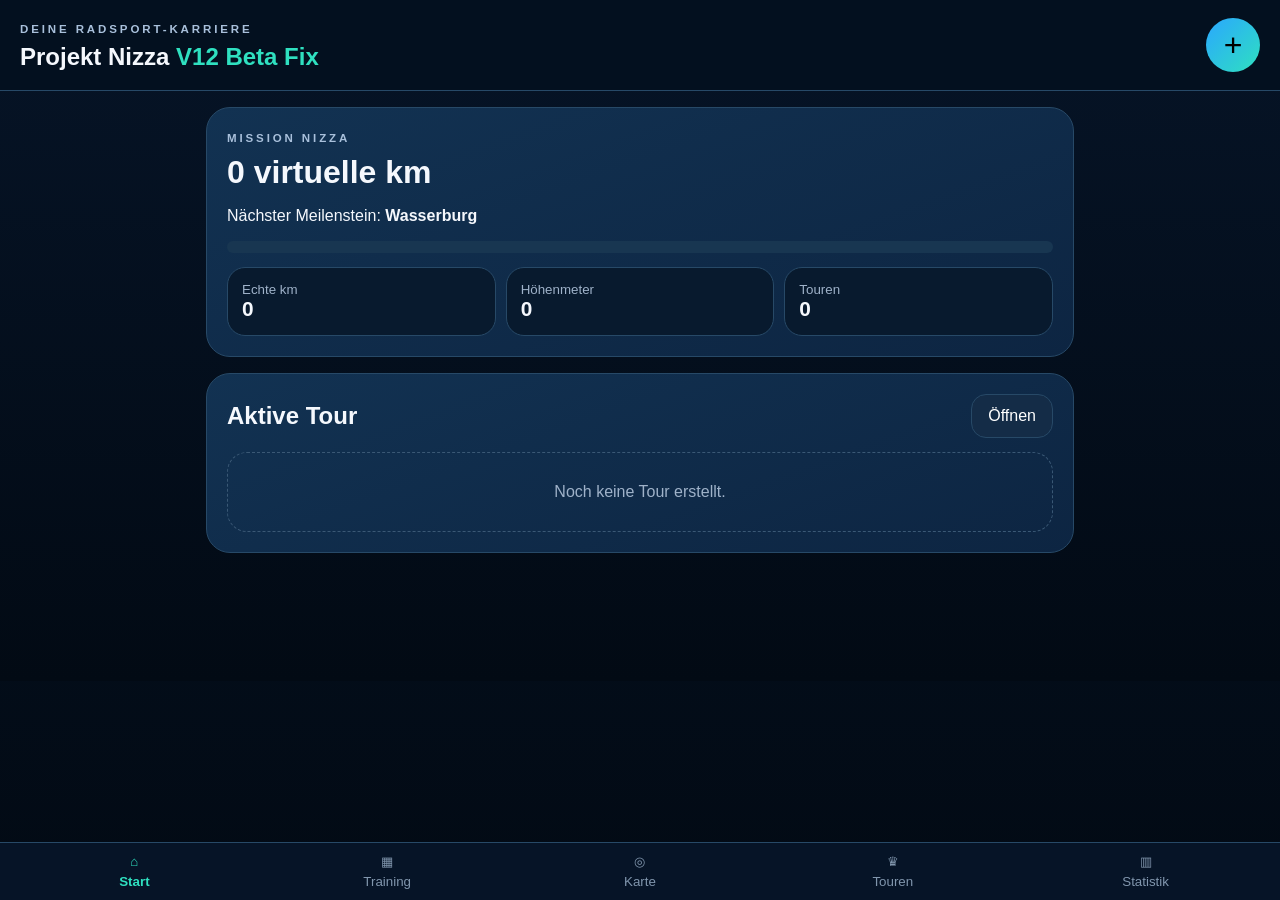
<file: index.html>
<!doctype html><html lang="de"><head><meta charset="utf-8"><meta name="viewport" content="width=device-width,initial-scale=1,viewport-fit=cover"><meta name="theme-color" content="#061427"><title>Projekt Nizza V12 Beta Fix</title><style>:root{--bg:#04101f;--panel:#0d2542;--panel2:#123252;--line:#274967;--text:#f5f8fd;--muted:#9fb2c9;--accent:#2fe0c0;--blue:#2aa7ff;--yellow:#ffd400;--red:#ff5c70;--green:#32d583;--radius:24px}*{box-sizing:border-box}html,body{margin:0;background:linear-gradient(#061427,#020a14);color:var(--text);font-family:-apple-system,BlinkMacSystemFont,"Segoe UI",sans-serif;min-height:100%}body{padding-bottom:96px}.topbar{position:sticky;top:0;z-index:20;display:flex;justify-content:space-between;align-items:center;padding:18px 20px;background:rgba(4,16,31,.95);border-bottom:1px solid var(--line)}.eyebrow{font-size:.72rem;letter-spacing:.25em;color:#a9c0db;font-weight:800}.topbar h1{margin:6px 0 0;font-size:1.5rem}.topbar h1 b{color:var(--accent)}.round-btn{width:54px;height:54px;border-radius:50%;border:0;background:linear-gradient(135deg,var(--blue),var(--accent));font-size:2rem}main{max-width:900px;margin:auto;padding:16px}.view{display:none}.view.active{display:block}.hero,.card,.team-card,.stage-card{background:linear-gradient(160deg,var(--panel2),var(--panel));border:1px solid var(--line);border-radius:var(--radius);padding:20px;margin-bottom:16px}.hero h2{font-size:2rem;margin:8px 0}.stat-grid{display:grid;grid-template-columns:repeat(3,1fr);gap:10px}.stat{padding:14px;background:#081a2e;border:1px solid var(--line);border-radius:18px}.stat small{display:block;color:var(--muted)}.stat strong{font-size:1.3rem}.section-head{display:flex;justify-content:space-between;align-items:center;gap:10px;margin-bottom:14px}.section-head h2,.section-head h3{margin:0}.primary,.secondary,.danger,.chip,.icon-btn{border:0;border-radius:15px;padding:12px 16px;font:inherit}.primary{background:linear-gradient(135deg,var(--blue),var(--accent));color:white;font-weight:800}.secondary{background:#142c47;color:white;border:1px solid var(--line)}.danger{background:#4b1c2a;color:#ffc4ce}.bottom-nav{position:fixed;bottom:0;left:0;right:0;z-index:30;display:grid;grid-template-columns:repeat(5,1fr);padding:10px 8px calc(10px + env(safe-area-inset-bottom));background:#061427;border-top:1px solid var(--line)}.bottom-nav button{background:none;border:0;color:#8196ad;display:flex;flex-direction:column;gap:5px;align-items:center}.bottom-nav button.active{color:var(--accent);font-weight:800}.tabbar,.tour-select{display:flex;gap:8px;overflow:auto;margin:12px 0}.chip{background:#102a47;color:var(--muted);white-space:nowrap;border:1px solid var(--line)}.chip.active{background:var(--blue);color:white}.period-nav{display:flex;justify-content:space-between;align-items:center;margin-bottom:12px}.calendar-list,.rider-grid{display:grid;gap:12px}.day-card,.rider-stone{background:#0b223b;border:1px solid var(--line);border-radius:18px;padding:16px;text-align:left;color:white}.day-card .date{color:#b9cee4;font-weight:800;font-size:.82rem}.day-card h3{margin:8px 0}.month-grid{display:grid;grid-template-columns:repeat(7,1fr);gap:6px}.month-cell{min-height:70px;background:#0b223b;border:1px solid var(--line);border-radius:12px;color:white;padding:7px}.month-cell small{display:block;color:var(--muted);margin-top:5px}.progressbar{height:12px;border-radius:99px;background:#183651;overflow:hidden;margin:14px 0}.progressbar span{display:block;height:100%;background:linear-gradient(90deg,var(--blue),var(--accent))}.route-card{overflow:hidden;padding:0}.route-svg{width:100%;background:#0a2037}.country{fill:#173a5b;stroke:#315e83;stroke-width:2}.route-line{fill:none;stroke:var(--accent);stroke-width:7;stroke-linecap:round}.route-dot{fill:white;stroke:var(--accent);stroke-width:3}.route-svg text{fill:white;font-size:12px;font-weight:700}.bike-halo{fill:#05111f;stroke:var(--accent);stroke-width:3}.bike{font-size:20px}.map-info{padding:18px;display:flex;flex-direction:column;gap:5px}.map-info span,.muted{color:var(--muted)}.team-card{border-left:8px solid var(--team)}.rider-stone{border-left:7px solid #888;display:flex;flex-direction:column}.role-gc{border-left-color:var(--yellow)}.role-climber{border-left-color:var(--red)}.role-helper{border-left-color:var(--blue)}.role-sprinter{border-left-color:var(--green)}.stage-card,.class-row,.big-link{display:flex;justify-content:space-between;align-items:center;gap:12px}.stage-card span,.rider-stone span,.big-link span{display:block;color:var(--muted)}.class-row{padding:12px;border-bottom:1px solid var(--line)}.empty{text-align:center;padding:30px;border:1px dashed #3a5875;border-radius:20px;color:var(--muted)}.modal{width:min(94vw,620px);max-height:88vh;border:1px solid var(--line);border-radius:24px;background:#0a1e35;color:white;padding:20px;overflow:auto}.modal::backdrop{background:rgba(0,0,0,.75)}.modal-head{display:flex;justify-content:space-between;align-items:center}.icon-btn{width:44px;height:44px;padding:0;background:#17324f;color:white;font-size:1.5rem}label{display:block;color:#b9cbe0;font-weight:700;margin:12px 0}input,select,textarea{width:100%;margin-top:7px;background:#06182a;color:white;border:1px solid #315474;border-radius:14px;padding:13px;font:inherit}.grid2{display:grid;grid-template-columns:1fr 1fr;gap:10px}.check{display:flex;gap:10px;align-items:center}.check input{width:auto;margin:0}.actions{display:flex;gap:8px;flex-wrap:wrap;margin-top:16px}@media(max-width:600px){.stat-grid{grid-template-columns:1fr 1fr}.grid2{grid-template-columns:1fr}.month-cell{min-height:56px}.topbar h1{font-size:1.3rem}}
</style></head><body>
<header class="topbar"><div><span class="eyebrow">DEINE RADSPORT-KARRIERE</span><h1>Projekt Nizza <b>V12 Beta Fix</b></h1></div><button id="quickAdd" class="round-btn">+</button></header>
<main id="app"><section id="view-start" class="view active"></section><section id="view-training" class="view"></section><section id="view-map" class="view"></section><section id="view-tours" class="view"></section><section id="view-stats" class="view"></section></main>
<nav class="bottom-nav"><button data-view="start" class="active"><span>⌂</span>Start</button><button data-view="training"><span>▦</span>Training</button><button data-view="map"><span>◎</span>Karte</button><button data-view="tours"><span>♛</span>Touren</button><button data-view="stats"><span>▥</span>Statistik</button></nav>
<dialog id="modal" class="modal"><div id="modalBody"></div></dialog>
<script>const KEY='nizza-v12-beta';
const OLD='nizza-v12-alpha';
const roleLabel={gc:'Gesamtfahrer',climber:'Bergfahrer',helper:'Helfer',sprinter:'Sprinter'};
const roleClass={gc:'role-gc',climber:'role-climber',helper:'role-helper',sprinter:'role-sprinter'};
const route=[
 {name:'Haibach',km:0,x:80,y:70},{name:'Wasserburg',km:132,x:150,y:135},{name:'Schwaz',km:264,x:235,y:200},{name:'Landeck',km:380,x:300,y:245},{name:'Bormio',km:515,x:338,y:325},{name:'Darfo',km:650,x:300,y:405},{name:'Novi Ligure',km:800,x:235,y:470},{name:'Finale Ligure',km:910,x:165,y:515},{name:'Isolabona',km:1030,x:100,y:550},{name:'Nizza',km:1100,x:50,y:580}
];
function base(){return {workouts:[],riders:[],tours:[],activeTourId:null}}
function load(){try{const n=JSON.parse(localStorage.getItem(KEY)||'null');if(n)return {...base(),...n};const o=JSON.parse(localStorage.getItem(OLD)||'null');if(o)return {...base(),workouts:o.workouts||[],riders:o.riders||[],tours:(o.tours||[]).map(t=>({...t,teams:[],stagesData:[]}))};}catch{}return base()}
let state=load(),view='start',trainingMode='week',anchor=new Date();
state.workouts=Array.isArray(state.workouts)?state.workouts:[];state.riders=Array.isArray(state.riders)?state.riders:[];state.tours=Array.isArray(state.tours)?state.tours:[];state.tours.forEach(t=>{t.teams=Array.isArray(t.teams)?t.teams:[];t.stagesData=Array.isArray(t.stagesData)?t.stagesData:[];t.teams.forEach(tm=>tm.riderIds=Array.isArray(tm.riderIds)?tm.riderIds:[])});
const $=s=>document.querySelector(s),$$=s=>[...document.querySelectorAll(s)],uid=()=>crypto.randomUUID?.()||Date.now()+Math.random().toString(16).slice(2),esc=s=>String(s??'').replace(/[&<>'"]/g,c=>({'&':'&amp;','<':'&lt;','>':'&gt;',"'":'&#39;','"':'&quot;'}[c]));
const iso=d=>{let x=new Date(d);x.setMinutes(x.getMinutes()-x.getTimezoneOffset());return x.toISOString().slice(0,10)},pd=s=>new Date(s+'T12:00:00'),fmt=d=>new Intl.DateTimeFormat('de-DE',{weekday:'long',day:'2-digit',month:'2-digit',year:'numeric'}).format(d);
function save(){localStorage.setItem(KEY,JSON.stringify(state));renderAll()}
function completed(){return state.workouts.filter(w=>w.done)}
function totals(){const a=completed();return {km:a.reduce((s,w)=>s+(+w.km||0),0),hm:a.reduce((s,w)=>s+(+w.hm||0),0),min:a.reduce((s,w)=>s+(+w.actual||+w.planned||0),0)}}
function progressKm(){const t=totals();return Math.min(1100,t.km*(0.55+Math.min(.45,(t.hm/10000)+(completed().length/50))))}
function bikerPos(k){for(let i=1;i<route.length;i++){if(k<=route[i].km){let a=route[i-1],b=route[i],q=(k-a.km)/(b.km-a.km);return{x:a.x+(b.x-a.x)*q,y:a.y+(b.y-a.y)*q}}}return route[route.length-1]}
function nextPoint(k){return route.find(r=>r.km>k)||route[route.length-1]}
function switchView(v){view=v;$$('.view').forEach(x=>x.classList.toggle('active',x.id===`view-${v}`));$$('.bottom-nav button').forEach(b=>b.classList.toggle('active',b.dataset.view===v));window.scrollTo(0,0)}
$$('.bottom-nav button').forEach(b=>b.onclick=()=>switchView(b.dataset.view));$('#quickAdd').onclick=()=>view==='tours'?openTourForm():openWorkout();
function modal(html){$('#modalBody').innerHTML=html;$('#modal').showModal();$('#modalBody [data-close]')?.addEventListener('click',()=>$('#modal').close())}
function renderAll(){renderStart();renderTraining();renderMap();renderTours();renderStats()}
function renderStart(){const t=totals(),km=progressKm(),n=nextPoint(km),tour=activeTour();$('#view-start').innerHTML=`<article class="hero"><span class="eyebrow">MISSION NIZZA</span><h2>${km.toFixed(0)} virtuelle km</h2><p>Nächster Meilenstein: <b>${esc(n.name)}</b></p><div class="progressbar"><span style="width:${km/11}%"></span></div><div class="stat-grid"><div class="stat"><small>Echte km</small><strong>${t.km.toFixed(0)}</strong></div><div class="stat"><small>Höhenmeter</small><strong>${t.hm.toFixed(0)}</strong></div><div class="stat"><small>Touren</small><strong>${state.tours.length}</strong></div></div></article><article class="card"><div class="section-head"><h2>Aktive Tour</h2><button id="goTours" class="secondary">Öffnen</button></div>${tour?`<div class="big-link"><div><strong>${esc(tour.name)}</strong><span>${tour.teams?.length||0} Teams · ${tour.stagesData?.length||0} Etappen</span></div></div>`:'<div class="empty">Noch keine Tour erstellt.</div>'}</article>`;$('#goTours').onclick=()=>switchView('tours')}
function startWeek(d){let x=new Date(d);x.setDate(x.getDate()-((x.getDay()+6)%7));return x}function addDays(d,n){let x=new Date(d);x.setDate(x.getDate()+n);return x}function workoutOn(d){return state.workouts.find(w=>w.date===iso(d))}
function renderTraining(){
  let root=$('#view-training');
  root.innerHTML=`<div class="section-head"><div><span class="eyebrow">TRAINING</span><h2>Kalender</h2></div><button id="newWorkout" class="primary">+ Einheit</button></div><div class="tabbar"><button data-m="day" class="chip ${trainingMode==='day'?'active':''}">Tag</button><button data-m="week" class="chip ${trainingMode==='week'?'active':''}">Woche</button><button data-m="month" class="chip ${trainingMode==='month'?'active':''}">Monat</button></div><div class="period-nav"><button id="prev" class="secondary">‹</button><strong id="period"></strong><button id="next" class="secondary">›</button></div><div id="cal" class="calendar-list"></div>`;
  $('#newWorkout').onclick=()=>openWorkout();
  $$('[data-m]').forEach(b=>b.onclick=()=>{trainingMode=b.dataset.m;renderTraining()});
  $('#prev').onclick=()=>{anchor=addDays(anchor,trainingMode==='week'?-7:-1);renderTraining()};
  $('#next').onclick=()=>{anchor=addDays(anchor,trainingMode==='week'?7:1);renderTraining()};
  const c=$('#cal');
  if(trainingMode==='day'){
    c.append(dayCard(anchor)); $('#period').textContent=fmt(anchor);
  } else if(trainingMode==='week'){
    let s=startWeek(anchor); $('#period').textContent=`${s.toLocaleDateString('de-DE')} – ${addDays(s,6).toLocaleDateString('de-DE')}`;
    for(let i=0;i<7;i++) c.append(dayCard(addDays(s,i)));
  } else {
    let first=new Date(anchor.getFullYear(),anchor.getMonth(),1);
    $('#period').textContent=first.toLocaleDateString('de-DE',{month:'long',year:'numeric'});
    c.className='month-grid'; let s=startWeek(first);
    for(let i=0;i<42;i++){
      let d=addDays(s,i),w=workoutOn(d),el=document.createElement('button');
      el.className='month-cell';
      el.innerHTML=`<strong>${d.getDate()}</strong>${w?`<small>${esc(w.title)}</small>`:''}`;
      el.onclick=()=>openWorkout(w,d); c.append(el);
    }
  }
}
function dayCard(d){let w=workoutOn(d),e=document.createElement('article');e.className='day-card';e.innerHTML=`<div class="date">${fmt(d)}</div>${w?`<h3>${esc(w.title)}</h3><p>${esc(w.type||'Training')} · ${w.planned||0} Min.</p>`:'<h3>Noch kein Training</h3><p>Tippen zum Planen</p>'}`;e.onclick=()=>openWorkout(w,d);return e}
function openWorkout(w=null,d=new Date()){modal(`<div class="modal-head"><h2>Training</h2><button data-close class="icon-btn">×</button></div><form id="f"><label>Datum<input id="d" type="date" value="${w?.date||iso(d)}" required></label><label>Titel<input id="t" value="${esc(w?.title||'')}"></label><label>Art<input id="ty" value="${esc(w?.type||'Grundlage')}"></label><div class="grid2"><label>Geplant Min.<input id="pm" type="number" value="${w?.planned||0}"></label><label>Tatsächlich Min.<input id="am" type="number" value="${w?.actual||0}"></label></div><div class="grid2"><label>km<input id="km" type="number" step="0.1" value="${w?.km||0}"></label><label>hm<input id="hm" type="number" value="${w?.hm||0}"></label></div><label>Details<textarea id="de">${esc(w?.details||'')}</textarea></label><label class="check"><input id="done" type="checkbox" ${w?.done?'checked':''}> Erledigt</label><div class="actions">${w?'<button type="button" id="del" class="danger">Löschen</button>':''}<button class="primary">Speichern</button></div></form>`);$('#f').onsubmit=e=>{e.preventDefault();let item={id:w?.id||uid(),date:$('#d').value,title:$('#t').value,type:$('#ty').value,planned:+$('#pm').value,actual:+$('#am').value,km:+$('#km').value,hm:+$('#hm').value,details:$('#de').value,done:$('#done').checked};state.workouts=state.workouts.filter(x=>x.id===item.id||x.date!==item.date);let i=state.workouts.findIndex(x=>x.id===item.id);i>=0?state.workouts[i]=item:state.workouts.push(item);$('#modal').close();save()};$('#del')?.addEventListener('click',()=>{state.workouts=state.workouts.filter(x=>x.id!==w.id);$('#modal').close();save()})}
function renderMap(){let k=progressKm(),p=bikerPos(k),n=nextPoint(k),pts=route.map(r=>`${r.x},${r.y}`).join(' ');$('#view-map').innerHTML=`<div class="section-head"><div><span class="eyebrow">EUROPA-ROUTE</span><h2>Haibach → Nizza</h2></div></div><article class="card route-card"><svg viewBox="0 0 400 630" class="route-svg"><path class="country" d="M30 45 L220 25 L365 80 L350 210 L250 250 L170 220 L70 245 L25 150Z"/><path class="country" d="M190 210 L320 210 L350 300 L300 360 L215 335 L170 260Z"/><path class="country" d="M215 330 L305 350 L330 500 L275 590 L235 520 L250 430 L195 370Z"/><path class="country" d="M25 250 L175 220 L210 360 L170 500 L70 550 L20 430Z"/><polyline points="${pts}" class="route-line"/>${route.map(r=>`<circle cx="${r.x}" cy="${r.y}" r="5" class="route-dot"/><text x="${r.x+8}" y="${r.y-8}">${r.name}</text>`).join('')}<g transform="translate(${p.x},${p.y})"><circle r="16" class="bike-halo"/><text x="-10" y="7" class="bike">🚴</text></g></svg><div class="map-info"><strong>${k.toFixed(0)} / 1100 km</strong><span>Nächster Ort: ${esc(n.name)} · noch ${Math.max(0,n.km-k).toFixed(0)} km</span></div></article>`}
function activeTour(){return state.tours.find(t=>t.id===state.activeTourId)||state.tours[0]||null}
function renderTours(){let t=activeTour();$('#view-tours').innerHTML=`<div class="section-head"><div><span class="eyebrow">RUNDFAHRTEN</span><h2>Meine Touren</h2></div><button id="newTour" class="primary">+ Tour</button></div>${state.tours.length?`<div class="tour-select">${state.tours.map(x=>`<button data-tour="${x.id}" class="chip ${x.id===t?.id?'active':''}">${esc(x.name)}</button>`).join('')}</div>`:''}<div id="tourArea"></div>`;$('#newTour').onclick=()=>openTourForm();$$('[data-tour]').forEach(b=>b.onclick=()=>{state.activeTourId=b.dataset.tour;save()});let a=$('#tourArea');if(!t){a.innerHTML='<div class="empty">Erstelle deine erste Tour.</div>';return}a.innerHTML=`<article class="hero"><h2>${esc(t.name)}</h2><p>${esc(t.country||'')}</p><div class="actions"><button id="editTour" class="secondary">Bearbeiten</button><button id="addTeam" class="primary">+ Team</button><button id="addStage" class="primary">+ Etappe</button></div></article><div class="tabbar"><button data-tab="teams" class="chip active">Teams</button><button data-tab="stages" class="chip">Etappen</button><button data-tab="gc" class="chip">Gesamtklassement</button></div><div id="tourTab"></div>`;$('#editTour').onclick=()=>openTourForm(t);$('#addTeam').onclick=()=>openTeamForm(t);$('#addStage').onclick=()=>openStageForm(t);$$('[data-tab]').forEach(b=>b.onclick=()=>{b.parentElement.querySelectorAll('.chip').forEach(x=>x.classList.remove('active'));b.classList.add('active');renderTourTab(t,b.dataset.tab)});renderTourTab(t,'teams')}
function openTourForm(t=null){modal(`<div class="modal-head"><h2>Tour</h2><button data-close class="icon-btn">×</button></div><form id="f"><label>Name<input id="n" value="${esc(t?.name||'')}"></label><label>Land<input id="c" value="${esc(t?.country||'')}"></label><div class="actions">${t?'<button type="button" id="del" class="danger">Löschen</button>':''}<button class="primary">Speichern</button></div></form>`);$('#f').onsubmit=e=>{e.preventDefault();let item=t?{...t}:{id:uid(),teams:[],stagesData:[]};item.name=$('#n').value;item.country=$('#c').value;if(t){state.tours[state.tours.findIndex(x=>x.id===t.id)]=item}else{state.tours.push(item);state.activeTourId=item.id}$('#modal').close();save()};$('#del')?.addEventListener('click',()=>{state.tours=state.tours.filter(x=>x.id!==t.id);state.activeTourId=state.tours[0]?.id||null;$('#modal').close();save()})}
function openTeamForm(t,team=null){modal(`<div class="modal-head"><h2>Team</h2><button data-close class="icon-btn">×</button></div><form id="f"><label>Name<input id="n" value="${esc(team?.name||'')}"></label><label>Teamfarbe<input id="co" type="color" value="${team?.color||'#2aa7ff'}"></label><div class="actions"><button class="primary">Speichern</button></div></form>`);$('#f').onsubmit=e=>{e.preventDefault();let x=team?{...team}:{id:uid(),riderIds:[]};x.name=$('#n').value;x.color=$('#co').value;if(team)t.teams[t.teams.findIndex(a=>a.id===team.id)]=x;else t.teams.push(x);$('#modal').close();save()}}
function openRiderForm(t,team,r=null){modal(`<div class="modal-head"><h2>Fahrer</h2><button data-close class="icon-btn">×</button></div><form id="f"><label>Name<input id="n" value="${esc(r?.name||'')}"></label><label>Rolle<select id="ro">${Object.entries(roleLabel).map(([k,v])=>`<option value="${k}" ${r?.role===k?'selected':''}>${v}</option>`).join('')}</select></label><label>Nationalität<input id="na" value="${esc(r?.nation||'')}"></label><div class="actions">${r?'<button type="button" id="del" class="danger">Löschen</button>':''}<button class="primary">Speichern</button></div></form>`);$('#f').onsubmit=e=>{e.preventDefault();let x=r?{...r}:{id:uid()};x.name=$('#n').value;x.role=$('#ro').value;x.nation=$('#na').value;let i=state.riders.findIndex(a=>a.id===x.id);i>=0?state.riders[i]=x:state.riders.push(x);if(!team.riderIds.includes(x.id))team.riderIds.push(x.id);$('#modal').close();save()};$('#del')?.addEventListener('click',()=>{team.riderIds=team.riderIds.filter(id=>id!==r.id);state.riders=state.riders.filter(x=>x.id!==r.id);$('#modal').close();save()})}
function openStageForm(t,s=null){modal(`<div class="modal-head"><h2>Etappe</h2><button data-close class="icon-btn">×</button></div><form id="f"><label>Name<input id="n" value="${esc(s?.name||'Etappe '+((t.stagesData?.length||0)+1))}"></label><label>Datum<input id="d" type="date" value="${s?.date||iso(new Date())}"></label><div class="actions"><button class="primary">Speichern</button></div></form>`);$('#f').onsubmit=e=>{e.preventDefault();let x=s?{...s}:{id:uid(),results:[],mountain:[]};x.name=$('#n').value;x.date=$('#d').value;t.stagesData=t.stagesData||[];let i=t.stagesData.findIndex(a=>a.id===x.id);i>=0?t.stagesData[i]=x:t.stagesData.push(x);$('#modal').close();save()}}
function renderTourTab(t,tab){let root=$('#tourTab');if(tab==='teams'){root.innerHTML=(t.teams||[]).map(team=>`<article class="team-card" style="--team:${team.color}"><div class="section-head"><h3>${esc(team.name)}</h3><button data-add-rider="${team.id}" class="secondary">+ Fahrer</button></div><div class="rider-grid">${team.riderIds.map(id=>state.riders.find(r=>r.id===id)).filter(Boolean).map(r=>`<button class="rider-stone ${roleClass[r.role]}" data-rider="${r.id}" data-team="${team.id}"><strong>${esc(r.name)}</strong><span>${roleLabel[r.role]} · ${esc(r.nation||'')}</span></button>`).join('')||'<p class="muted">Noch keine Fahrer.</p>'}</div></article>`).join('')||'<div class="empty">Noch keine Teams.</div>';$$('[data-add-rider]').forEach(b=>b.onclick=()=>openRiderForm(t,t.teams.find(x=>x.id===b.dataset.addRider)));$$('[data-rider]').forEach(b=>{let team=t.teams.find(x=>x.id===b.dataset.team),r=state.riders.find(x=>x.id===b.dataset.rider);b.onclick=()=>openRiderForm(t,team,r)})}else if(tab==='stages'){root.innerHTML=(t.stagesData||[]).map(s=>`<article class="stage-card"><div><strong>${esc(s.name)}</strong><span>${s.date?pd(s.date).toLocaleDateString('de-DE'):''}</span></div><button data-stage="${s.id}" class="primary">Klassements</button></article>`).join('')||'<div class="empty">Noch keine Etappen.</div>';$$('[data-stage]').forEach(b=>b.onclick=()=>openClassifications(t,t.stagesData.find(x=>x.id===b.dataset.stage)))}else{renderOverallGC(t,root)}}
function allTourRiders(t){return [...new Set((t.teams||[]).flatMap(x=>x.riderIds))].map(id=>state.riders.find(r=>r.id===id)).filter(Boolean)}
function openClassifications(t,s){const riders=allTourRiders(t);modal(`<div class="modal-head"><h2>${esc(s.name)}</h2><button data-close class="icon-btn">×</button></div><div class="tabbar"><button data-c="stage" class="chip active">Etappensieger</button><button data-c="mountain" class="chip">Bergwertung</button><button data-c="gc" class="chip">Gesamt nach Etappe</button></div><div id="cls"></div>`);function draw(kind){const list=kind==='stage'?s.results:(kind==='mountain'?s.mountain:(s.gc||[]));$('#cls').innerHTML=`<div class="classification-list">${list.map((x,i)=>{let r=state.riders.find(a=>a.id===x.riderId);return `<div class="class-row"><b>${i+1}</b><span>${esc(r?.name||'Unbekannt')}</span><button data-rem="${i}" class="danger">×</button></div>`}).join('')}</div><button id="addCls" class="primary">+ Fahrer hinzufügen</button>`;$('#addCls').onclick=()=>chooseRider(riders,rid=>{let arr=kind==='stage'?s.results:(kind==='mountain'?s.mountain:(s.gc=s.gc||[]));arr.push({riderId:rid});save();openClassifications(t,s)});$$('[data-rem]').forEach(b=>b.onclick=()=>{list.splice(+b.dataset.rem,1);save();openClassifications(t,s)})}$$('[data-c]').forEach(b=>b.onclick=()=>{$$('[data-c]').forEach(x=>x.classList.remove('active'));b.classList.add('active');draw(b.dataset.c)});draw('stage')}
function chooseRider(riders,cb){modal(`<div class="modal-head"><h2>Fahrer auswählen</h2><button data-close class="icon-btn">×</button></div><div class="rider-grid">${riders.map(r=>`<button data-pick="${r.id}" class="rider-stone ${roleClass[r.role]}"><strong>${esc(r.name)}</strong><span>${roleLabel[r.role]}</span></button>`).join('')}</div>`);$$('[data-pick]').forEach(b=>b.onclick=()=>{let id=b.dataset.pick;$('#modal').close();cb(id)})}
function renderOverallGC(t,root){let stages=t.stagesData||[],last=[...stages].reverse().find(s=>s.gc?.length);root.innerHTML=last?`<article class="card"><h3>Gesamtklassement nach ${esc(last.name)}</h3>${last.gc.map((x,i)=>{let r=state.riders.find(a=>a.id===x.riderId);return `<div class="class-row"><b>${i+1}</b><span>${esc(r?.name||'')}</span></div>`}).join('')}</article>`:'<div class="empty">Noch kein Gesamtklassement gespeichert.</div>'}
function renderStats(){let t=totals();$('#view-stats').innerHTML=`<div class="section-head"><div><span class="eyebrow">STATISTIK</span><h2>Fortschritt</h2></div></div><div class="stat-grid"><div class="stat"><small>Kilometer</small><strong>${t.km.toFixed(0)}</strong></div><div class="stat"><small>Höhenmeter</small><strong>${t.hm.toFixed(0)}</strong></div><div class="stat"><small>Fahrzeit</small><strong>${Math.floor(t.min/60)} h</strong></div></div>`}
try{renderAll();}catch(err){console.error(err);document.getElementById('view-start').innerHTML='<article class="card"><h2>App-Fehler</h2><p>'+String(err.message||err)+'</p></article>';}

</script></body></html>
</file>
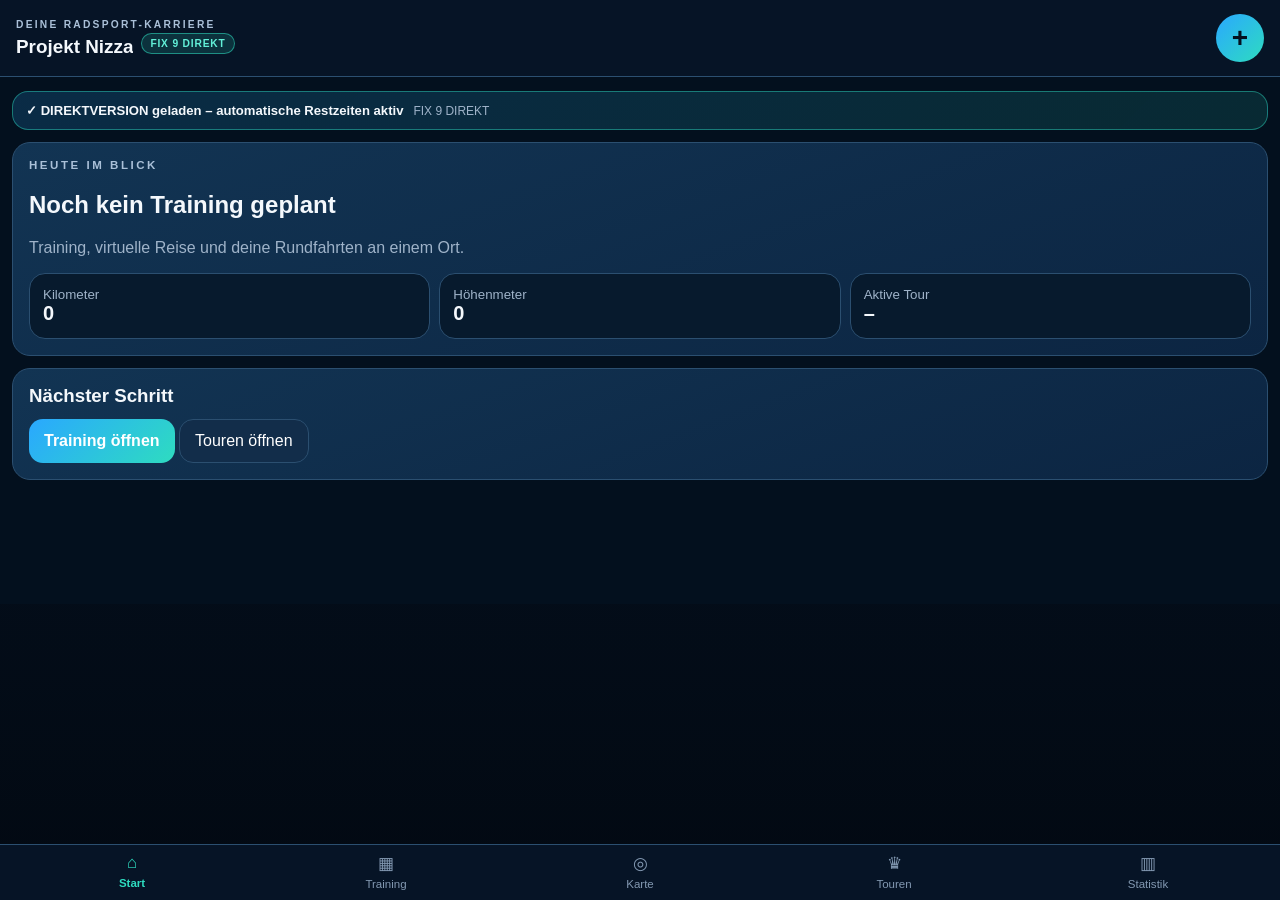
<file: nizza-fix9-direkt.html>
<!doctype html>
<html lang="de">
<head>
<meta charset="utf-8">
<meta name="viewport" content="width=device-width,initial-scale=1,viewport-fit=cover">
<meta name="theme-color" content="#061426">
<meta http-equiv="Cache-Control" content="no-cache, no-store, must-revalidate">
<meta http-equiv="Pragma" content="no-cache">
<meta http-equiv="Expires" content="0">
<title>Projekt Nizza – FIX 9 DIREKT</title>
<style>
:root{--bg:#03101e;--panel:#0c2542;--panel2:#123453;--line:#2b4f70;--text:#f4f8fc;--muted:#9fb3c9;--accent:#2edcc0;--blue:#2aa8ff;--yellow:#ffd400;--red:#ff6176;--green:#37d58b;--radius:22px}
*{box-sizing:border-box}html,body{margin:0;min-height:100%;background:linear-gradient(#061426,#020912);color:var(--text);font-family:-apple-system,BlinkMacSystemFont,"Segoe UI",sans-serif}body{padding-bottom:92px}button,input,select,textarea{font:inherit}.top{position:sticky;top:0;z-index:20;padding:18px 20px;background:rgba(4,16,30,.96);border-bottom:1px solid var(--line);display:flex;align-items:center;justify-content:space-between}.eyebrow{font-size:.72rem;letter-spacing:.22em;font-weight:800;color:#aac0d8}.top h1{margin:6px 0 0;font-size:1.45rem}.top h1 b{color:var(--accent)}.round{width:54px;height:54px;border:0;border-radius:50%;font-size:2rem;background:linear-gradient(135deg,var(--blue),var(--accent));color:#04101f;font-weight:900}main{max-width:900px;margin:auto;padding:16px}.view{display:none}.view.active{display:block}.card,.team-card,.stage-card{background:linear-gradient(160deg,var(--panel2),var(--panel));border:1px solid var(--line);border-radius:var(--radius);padding:18px;margin-bottom:14px}.section-head{display:flex;align-items:center;justify-content:space-between;gap:12px;margin-bottom:12px}.section-head h2,.section-head h3{margin:0}.muted{color:var(--muted)}.primary,.secondary,.danger,.tab,.icon{border:0;border-radius:14px;padding:12px 15px;color:white}.primary{background:linear-gradient(135deg,var(--blue),var(--accent));font-weight:800}.secondary{background:#122d4a;border:1px solid var(--line)}.danger{background:#4b1b29;color:#ffd0d7}.icon{width:44px;height:44px;padding:0;background:#153250;font-size:1.25rem}.bottom{position:fixed;z-index:25;bottom:0;left:0;right:0;display:grid;grid-template-columns:repeat(5,1fr);background:#061426;border-top:1px solid var(--line);padding:9px 5px calc(9px + env(safe-area-inset-bottom))}.bottom button{border:0;background:none;color:#8399b2;display:flex;flex-direction:column;align-items:center;gap:4px}.bottom button.active{color:var(--accent);font-weight:800}.tabs{display:flex;gap:8px;overflow:auto;margin:12px 0}.tab{background:#102b48;border:1px solid var(--line);white-space:nowrap}.tab.active{background:var(--blue)}.stats{display:grid;grid-template-columns:repeat(3,1fr);gap:9px}.stat{background:#071a2d;border:1px solid var(--line);border-radius:16px;padding:13px}.stat small{display:block;color:var(--muted)}.stat strong{font-size:1.25rem}.empty{text-align:center;color:var(--muted);padding:28px;border:1px dashed #3a5e7d;border-radius:18px}.team-card{border-left:8px solid var(--team,#2aa8ff)}.rider-grid{display:grid;grid-template-columns:repeat(auto-fit,minmax(150px,1fr));gap:10px}.rider{background:#09213a;border:1px solid var(--line);border-left:7px solid #7f8fa3;border-radius:16px;padding:13px}.rider.gc{border-left-color:var(--yellow)}.rider.climber{border-left-color:var(--red)}.rider.helper{border-left-color:var(--blue)}.rider.sprinter{border-left-color:var(--green)}.rider strong{display:block}.rider span{color:var(--muted);font-size:.85rem}.stage-card{display:flex;justify-content:space-between;align-items:center;gap:12px}.stage-card h3{margin:0 0 5px}.class-row{display:grid;grid-template-columns:42px 1fr auto;gap:10px;align-items:center;padding:13px 0;border-bottom:1px solid var(--line)}.class-row .rank{font-weight:900;font-size:1.15rem}.class-row small{display:block;color:var(--muted);margin-top:3px}.class-row .value{text-align:right;font-weight:800;white-space:nowrap}.modal{width:min(94vw,650px);max-height:90vh;overflow:auto;border:1px solid var(--line);border-radius:24px;background:#091f36;color:white;padding:20px}.modal.full{width:100vw;height:100dvh;max-width:none;max-height:none;border-radius:0;border:0;margin:0;padding:0}.modal::backdrop{background:rgba(0,0,0,.78)}.modal-head{display:flex;justify-content:space-between;align-items:center;gap:12px}.modal-head h2{margin:0}.full-head{position:sticky;top:0;z-index:5;background:#061426;border-bottom:1px solid var(--line);padding:17px;display:flex;justify-content:space-between;align-items:center}.full-body{padding:16px;max-width:760px;margin:auto}.full-tabs{position:sticky;top:78px;z-index:4;background:#061426;border-bottom:1px solid var(--line);padding:9px 14px;display:flex;gap:8px;overflow:auto}label{display:block;color:#bfd0e2;font-weight:700;margin:12px 0}input,select,textarea{width:100%;margin-top:7px;padding:13px;border-radius:13px;border:1px solid #365d7e;background:#05182a;color:white}.grid2{display:grid;grid-template-columns:1fr 1fr;gap:10px}.actions{display:flex;gap:8px;flex-wrap:wrap;margin-top:15px}.picker-team{margin-bottom:16px}.picker-team h3{margin:0 0 9px}.picker-rider{width:100%;text-align:left;background:#0b2845;border:1px solid var(--line);border-radius:15px;color:white;padding:13px;margin-bottom:8px}.mapbox{background:#082039;border:1px solid var(--line);border-radius:20px;padding:14px}.route{height:14px;background:#1a3c58;border-radius:99px;overflow:hidden;margin:18px 0}.route span{display:block;height:100%;background:linear-gradient(90deg,var(--blue),var(--accent))}.mapline{position:relative;height:130px;margin-top:12px}.mapline:before{content:"";position:absolute;left:6%;right:6%;top:64px;height:7px;border-radius:99px;background:#254761}.mapline .done{position:absolute;left:6%;top:64px;height:7px;border-radius:99px;background:var(--accent)}.mapline .bike{position:absolute;top:37px;transform:translateX(-50%);font-size:28px}.mapline .p{position:absolute;top:54px;width:22px;height:22px;border:4px solid var(--accent);background:white;border-radius:50%;transform:translateX(-50%)}.mapline .label{position:absolute;top:88px;transform:translateX(-50%);font-size:.72rem;color:var(--muted)}

/* Trainingskalender */
.calendar-shell{background:linear-gradient(160deg,var(--panel2),var(--panel));border:1px solid var(--line);border-radius:var(--radius);padding:16px}
.calendar-top{display:flex;align-items:flex-start;justify-content:space-between;gap:12px;margin-bottom:14px}.calendar-top h2{margin:4px 0 0}.calendar-modes{display:flex;gap:8px;overflow:auto;margin:0 0 12px}.calendar-nav{display:grid;grid-template-columns:48px 1fr 48px;gap:8px;align-items:center;margin-bottom:14px}.calendar-nav button{height:46px}.calendar-period{text-align:center;font-weight:850;font-size:1.05rem}.week-list{display:grid;gap:11px}.day-card{background:#082039;border:1px solid var(--line);border-radius:18px;padding:13px;display:grid;grid-template-columns:74px 1fr;gap:13px;align-items:stretch;cursor:pointer}.day-card.today{border-color:var(--accent);box-shadow:0 0 0 2px rgba(46,220,192,.15)}.day-card.selected{background:#0d2d4d}.day-date{background:#06172a;border:1px solid #284c6c;border-radius:15px;padding:10px 8px;text-align:center;display:flex;flex-direction:column;justify-content:center}.day-date small{color:var(--muted);font-weight:800;text-transform:uppercase}.day-date strong{font-size:1.65rem;line-height:1.05}.day-date span{font-size:.74rem;color:var(--muted)}.day-events{display:grid;gap:8px;min-width:0}.training-chip{width:100%;text-align:left;color:white;background:#103252;border:1px solid #355d7f;border-radius:14px;padding:11px}.training-chip.done{border-color:var(--green);background:#0b3a38}.training-chip strong{display:block;font-size:1rem;white-space:nowrap;overflow:hidden;text-overflow:ellipsis}.training-chip small{display:block;color:var(--muted);margin-top:5px}.day-empty{display:flex;align-items:center;justify-content:space-between;gap:10px;color:var(--muted);min-height:70px}.day-empty .secondary{flex:0 0 auto}.day-detail{background:#082039;border:1px solid var(--line);border-radius:20px;padding:18px}.day-detail h3{font-size:1.35rem;margin:6px 0 8px}.detail-date{font-size:1.05rem;font-weight:850}.detail-meta{display:flex;flex-wrap:wrap;gap:8px;margin:12px 0}.pill{background:#061a2d;border:1px solid var(--line);border-radius:999px;padding:7px 10px;color:#cfe0ef;font-size:.86rem}.detail-text{line-height:1.55;color:#d8e5f1}.month-weekdays,.month-grid{display:grid;grid-template-columns:repeat(7,1fr);gap:6px}.month-weekdays{margin-bottom:6px}.month-weekdays div{text-align:center;color:var(--muted);font-size:.72rem;font-weight:850}.month-cell{min-height:78px;border:1px solid var(--line);border-radius:12px;background:#071a2d;color:white;padding:7px;text-align:left;overflow:hidden}.month-cell.blank{opacity:.18;pointer-events:none}.month-cell.today{border-color:var(--accent)}.month-cell.selected{background:#123b60}.month-number{display:block;font-weight:850;margin-bottom:5px}.month-event{display:block;font-size:.64rem;line-height:1.15;padding:3px 4px;border-radius:6px;background:#12436b;white-space:nowrap;overflow:hidden;text-overflow:ellipsis;margin-top:3px}.month-event.done{background:#12604f}.calendar-legend{margin-top:12px;color:var(--muted);font-size:.8rem}.status-badge{display:inline-flex;align-items:center;gap:5px;border-radius:999px;padding:5px 9px;font-size:.78rem;font-weight:800;background:#153250;color:#cddceb}.status-badge.done{background:#125449;color:#aaf3df}.training-form-hint{margin:-3px 0 10px;color:var(--muted);font-size:.84rem}
.pool-toolbar{display:flex;gap:9px;flex-wrap:wrap}.pool-summary{display:grid;grid-template-columns:repeat(2,1fr);gap:10px;margin-bottom:14px}.pool-option{display:grid;grid-template-columns:auto 1fr;gap:12px;align-items:center;background:#082039;border:1px solid var(--line);border-radius:17px;padding:13px;margin-bottom:10px}.pool-option input{width:24px;height:24px;margin:0}.pool-option strong{display:block}.pool-option small{display:block;color:var(--muted);margin-top:3px}.team-actions{display:flex;gap:7px;flex-wrap:wrap}.rider button{margin-top:9px}.mini-danger{border:0;border-radius:10px;background:#4b1b29;color:#ffd0d7;padding:7px 9px}.pool-note{background:#071a2d;border:1px solid var(--line);border-radius:15px;padding:12px;color:var(--muted);margin-bottom:14px}.team-selected{display:inline-flex;align-items:center;gap:6px;background:#0f4a43;color:#baf8e8;border-radius:999px;padding:5px 9px;font-size:.78rem;font-weight:800}.team-not-selected{display:inline-flex;align-items:center;gap:6px;background:#172e47;color:#b8c8d8;border-radius:999px;padding:5px 9px;font-size:.78rem;font-weight:800}.row-between{display:flex;justify-content:space-between;gap:10px;align-items:center}.compact-actions{display:flex;gap:6px;flex-wrap:wrap}.compact-actions button{padding:9px 11px}.checkbox-list{display:grid;gap:9px}.checkbox-list label{margin:0}.danger-zone{margin-top:18px;padding-top:15px;border-top:1px solid var(--line)}
@media(max-width:560px){.calendar-top{align-items:center}.calendar-top .primary{padding:11px 12px}.day-card{grid-template-columns:66px 1fr;padding:11px}.day-date strong{font-size:1.45rem}.month-cell{min-height:68px;padding:5px}.month-event{font-size:.58rem}.calendar-shell{padding:13px}}
@media(max-width:560px){.stats{grid-template-columns:1fr 1fr}.grid2{grid-template-columns:1fr}.top h1{font-size:1.25rem}.rider-grid{grid-template-columns:1fr 1fr}}

/* Durchgängige Bearbeiten-/Löschen-/Zurück-Navigation */
.header-actions,.row-actions,.entry-actions{display:flex;align-items:center;gap:8px;flex-wrap:wrap}
.full-head .header-main{display:flex;align-items:center;gap:10px;min-width:0}
.full-head .header-title{min-width:0}.full-head .header-title h2{white-space:nowrap;overflow:hidden;text-overflow:ellipsis;max-width:48vw}
.back-btn{background:#153250;border:1px solid var(--line);color:white}
.edit-btn{background:#153250;border:1px solid var(--line);color:#d7e7f6}
.delete-btn{background:#4b1b29;border:1px solid #7a2b3f;color:#ffd8df}
.stage-list-item{display:grid;grid-template-columns:1fr auto;gap:10px;align-items:center;background:linear-gradient(160deg,var(--panel2),var(--panel));border:1px solid var(--line);border-radius:var(--radius);padding:14px;margin-bottom:12px}
.stage-open{border:0;background:none;color:white;text-align:left;padding:2px;min-width:0}.stage-open h3{margin:4px 0}.stage-open span{display:block}
.stage-actions{display:flex;gap:7px}.stage-actions button{width:42px;height:42px;padding:0}
.class-row.editable{grid-template-columns:42px minmax(0,1fr) auto auto}.entry-actions{justify-content:flex-end}.entry-actions button{width:38px;height:38px;padding:0;border-radius:11px}
.rider-actions{display:flex;gap:7px;margin-top:9px}.rider-actions button{flex:1;margin:0;padding:8px 9px}
.manage-strip{display:flex;gap:8px;flex-wrap:wrap;margin-top:14px;padding-top:14px;border-top:1px solid var(--line)}
.confirm-note{background:#381a25;border:1px solid #6e3041;border-radius:14px;padding:12px;color:#ffd5dd;margin:12px 0}
@media(max-width:560px){.class-row.editable{grid-template-columns:34px minmax(0,1fr) auto}.class-row.editable .entry-actions{grid-column:2/4;justify-content:flex-start}.full-head .header-title h2{max-width:38vw}.section-head{align-items:flex-start}.section-head>.compact-actions{justify-content:flex-end}}


/* V12 Beta Fix 8 – mobile Übersicht */
html,body{max-width:100%;overflow-x:hidden}
body{background:#03101e}
.top{background:#061426;padding:14px 16px;min-height:76px}
.top>div{min-width:0}.top h1{font-size:1.18rem;white-space:nowrap;overflow:hidden;text-overflow:ellipsis;max-width:72vw}.top .eyebrow{font-size:.64rem}
.round{width:48px;height:48px;flex:0 0 48px;font-size:1.75rem}
main{width:100%;max-width:900px;padding:14px 12px 20px;overflow-x:hidden}
.card,.team-card,.stage-card{border-radius:18px;padding:16px;margin-bottom:12px}
button{touch-action:manipulation}
.primary,.secondary,.danger,.tab,.icon{min-height:44px}

.page-head{display:flex;align-items:flex-end;justify-content:space-between;gap:12px;margin:2px 0 14px}
.page-head-copy{min-width:0}.page-head h2{margin:4px 0 0;font-size:1.65rem}.page-actions{display:flex;gap:8px;flex:0 0 auto}.page-actions button{padding:10px 12px;white-space:nowrap}
.pool-overview{display:grid;grid-template-columns:44px minmax(0,1fr) auto;gap:12px;align-items:center;background:#0a2139;border:1px solid var(--line);border-radius:18px;padding:13px 14px;margin-bottom:12px}
.pool-overview-icon{width:44px;height:44px;border-radius:14px;display:grid;place-items:center;background:#102f4e;font-size:1.25rem}.pool-overview h3{margin:0 0 3px;font-size:1rem}.pool-overview p{margin:0;font-size:.82rem}.pool-overview button{padding:9px 11px}
.tour-switcher{display:grid;grid-template-columns:auto minmax(0,1fr);gap:10px;align-items:center;background:#071a2d;border:1px solid var(--line);border-radius:15px;padding:9px 10px;margin:0 0 12px}.tour-switcher label{margin:0;color:var(--muted);font-size:.78rem;white-space:nowrap}.tour-switcher select{margin:0;padding:10px 38px 10px 12px;font-weight:800;background:#102d49}
.tour-dashboard{background:linear-gradient(160deg,#123453,#0a2139);border:1px solid var(--line);border-radius:20px;padding:16px;box-shadow:0 12px 30px rgba(0,0,0,.14)}
.dashboard-head{display:flex;align-items:flex-start;justify-content:space-between;gap:12px;padding-bottom:13px;border-bottom:1px solid rgba(107,143,174,.32)}.dashboard-head-copy{min-width:0}.dashboard-head h3{margin:0;font-size:1.35rem;overflow-wrap:anywhere}.dashboard-head p{margin:5px 0 0;font-size:.86rem}.dashboard-actions{display:flex;gap:7px;flex:0 0 auto}
.small-icon{width:42px;height:42px;padding:0;border-radius:13px;display:grid;place-items:center;font-size:1rem}
.metric-grid{display:grid;grid-template-columns:repeat(3,minmax(0,1fr));gap:8px;margin:14px 0}.metric{min-width:0;background:#061a2d;border:1px solid var(--line);border-radius:15px;padding:12px 10px}.metric span{display:block;color:var(--muted);font-size:.68rem;line-height:1.15;min-height:2.3em}.metric strong{display:block;margin-top:5px;font-size:1.35rem}
.tour-menu-grid{display:grid;grid-template-columns:repeat(3,minmax(0,1fr));gap:8px}.tour-menu-button{border:1px solid #365d7e;border-radius:15px;background:#102d49;color:white;padding:12px 7px;min-width:0}.tour-menu-button b{display:block;font-size:1.15rem;margin-bottom:4px}.tour-menu-button span{font-size:.8rem;font-weight:800}

.modal.full{overflow-x:hidden;background:#061426}.full-head{min-height:72px;padding:12px 13px;background:#061426}.full-head .header-main{min-width:0;flex:1}.full-head .header-title{min-width:0;flex:1}.full-head .header-title h2{max-width:none;font-size:1.18rem;white-space:nowrap;overflow:hidden;text-overflow:ellipsis}.full-head .eyebrow{font-size:.61rem}.full-body{width:100%;max-width:760px;padding:13px 12px 28px;overflow-x:hidden}.full-tabs{top:72px;padding:8px 12px;background:#061426}.full-tabs .tab{padding:9px 13px}
.pool-summary-card{display:grid;grid-template-columns:minmax(0,1fr) auto;gap:12px;align-items:center;background:linear-gradient(145deg,#123453,#0a2139);border:1px solid var(--line);border-radius:18px;padding:15px;margin-bottom:12px}.pool-summary-card h3{margin:2px 0 4px;font-size:1.25rem}.pool-summary-card p{margin:0;font-size:.85rem}.pool-summary-card button{white-space:nowrap;padding:11px 13px}.pool-note{font-size:.84rem;line-height:1.4;padding:10px 12px;margin-bottom:12px}

.team-card{padding:0;border-left:0;border-top:5px solid var(--team,#2aa8ff);overflow:hidden;background:#0c2946}
.team-card-header{display:flex;align-items:flex-start;justify-content:space-between;gap:10px;padding:14px 14px 12px}.team-main{min-width:0}.team-main h3{margin:7px 0 3px;font-size:1.18rem;line-height:1.2;overflow-wrap:anywhere}.team-main p{margin:0;font-size:.82rem}.team-action-icons{display:flex;gap:7px;flex:0 0 auto}.team-action-icons button,.rider-action-icons button{width:40px;height:40px;padding:0;border-radius:12px;display:grid;place-items:center}
.add-rider-wide{display:block;width:calc(100% - 28px);margin:0 14px 12px;padding:10px 12px;border-radius:13px}
.rider-list{display:grid;gap:0;border-top:1px solid rgba(105,143,174,.28)}
.rider-row{position:relative;display:grid;grid-template-columns:7px minmax(0,1fr) auto;gap:11px;align-items:center;min-width:0;background:#082039;border-bottom:1px solid rgba(105,143,174,.24);padding:11px 12px 11px 0}.rider-row:last-child{border-bottom:0}.role-bar{align-self:stretch;width:7px;border-radius:0 8px 8px 0;background:#7f8fa3}.rider-row.gc .role-bar{background:var(--yellow)}.rider-row.climber .role-bar{background:var(--red)}.rider-row.helper .role-bar{background:var(--blue)}.rider-row.sprinter .role-bar{background:var(--green)}.rider-copy{min-width:0}.rider-copy strong{display:block;font-size:1rem;line-height:1.2;white-space:nowrap;overflow:hidden;text-overflow:ellipsis}.rider-copy span{display:block;color:var(--muted);font-size:.79rem;margin-top:3px}.rider-action-icons{display:flex;gap:6px;flex:0 0 auto}.rider-action-icons button{width:36px;height:36px;border-radius:11px;font-size:.88rem}
.team-card .empty{margin:0 12px 12px;padding:20px}

.section-head{min-width:0}.section-head>div{min-width:0}.compact-actions{flex:0 0 auto}
.bottom{padding-top:7px}.bottom button{font-size:.72rem;min-width:0}.bottom button span{font-size:1.05rem}

@media(max-width:560px){
 .top{padding:12px 13px}.top h1{font-size:1.06rem;max-width:70vw}.round{width:46px;height:46px;flex-basis:46px}
 main{padding:12px 10px 18px}
 .page-head{align-items:center}.page-head h2{font-size:1.45rem}.page-actions{gap:6px}.page-actions button{font-size:.82rem;padding:9px 10px}
 .pool-overview{grid-template-columns:40px minmax(0,1fr) auto;padding:11px;gap:9px}.pool-overview-icon{width:40px;height:40px}.pool-overview button{font-size:.78rem;padding:8px 9px}
 .tour-switcher{grid-template-columns:1fr}.tour-switcher label{padding-left:2px}.tour-dashboard{padding:14px}.dashboard-head h3{font-size:1.2rem}.dashboard-head p{font-size:.8rem}.small-icon{width:39px;height:39px}
 .metric-grid{gap:6px}.metric{padding:10px 7px}.metric span{font-size:.61rem}.metric strong{font-size:1.22rem}
 .tour-menu-grid{gap:6px}.tour-menu-button{padding:11px 4px}.tour-menu-button b{font-size:1rem}.tour-menu-button span{font-size:.7rem}
 .pool-summary-card{grid-template-columns:1fr}.pool-summary-card button{width:100%}
 .full-head{padding:10px}.full-head .header-title h2{font-size:1.06rem}.full-head .header-actions{gap:5px}.full-head .header-actions .icon,.full-head .back-btn{width:40px;height:40px}
 .full-body{padding:11px 10px 24px}.rider-grid{grid-template-columns:1fr}.team-card-header{padding:13px 12px 11px}.add-rider-wide{width:calc(100% - 24px);margin-left:12px;margin-right:12px}.rider-row{padding-right:10px;gap:9px}
 .section-head{align-items:center}.section-head>.compact-actions{justify-content:flex-end}.section-head h3{font-size:1.08rem}
 .stats{grid-template-columns:repeat(3,minmax(0,1fr));gap:6px}.stat{padding:10px 8px}.stat small{font-size:.65rem}.stat strong{font-size:1.05rem}
}

@media(max-width:370px){
 .page-actions .secondary{display:none}.pool-overview{grid-template-columns:36px minmax(0,1fr)}.pool-overview button{grid-column:1/3;width:100%}.tour-menu-button span{font-size:.65rem}.metric span{font-size:.58rem}.dashboard-actions{gap:4px}
}


/* FIX 8: eindeutig sichtbare neue Oberfläche */
.top-brand{min-width:0}
.top-title-row{display:flex;align-items:center;gap:8px;min-width:0}
.version-chip{flex:0 0 auto;background:rgba(46,220,192,.15);border:1px solid rgba(46,220,192,.55);color:#62f0d8;border-radius:999px;padding:4px 8px;font-size:.64rem;font-weight:900;letter-spacing:.08em}
.update-proof{margin:0 0 12px;background:linear-gradient(135deg,rgba(42,168,255,.18),rgba(46,220,192,.13));border:1px solid rgba(46,220,192,.45);border-radius:16px;padding:11px 13px;display:flex;align-items:center;gap:10px}
.update-proof b{font-size:.82rem}.update-proof span{color:var(--muted);font-size:.75rem}
@media(max-width:560px){.top-title-row h1{max-width:52vw}.version-chip{padding:4px 7px}.page-head{align-items:center}.page-actions{gap:6px}.page-actions button{font-size:.78rem;padding:9px 10px}.team-card{padding:14px}.rider-row{grid-template-columns:7px minmax(0,1fr) auto}.rider-action-icons button{width:40px;height:40px}}


/* FIX 8 – harte Mobile-Regeln */
html,body{width:100%;max-width:100%;overflow-x:hidden}
body{overscroll-behavior-x:none}
main,.view,.card,.tour-dashboard,.pool-overview,.team-card,.rider-list,.rider-row{max-width:100%;min-width:0}
button{max-width:100%;touch-action:manipulation}
.modal.full,.modal.full[open]{position:fixed!important;inset:0!important;width:100%!important;max-width:100%!important;height:100dvh!important;max-height:100dvh!important;margin:0!important;padding:0!important;border:0!important;border-radius:0!important;overflow-x:hidden!important;overflow-y:auto!important;background:#061426!important}
.full-head{width:100%;max-width:100%;display:grid;grid-template-columns:minmax(0,1fr) auto;gap:8px;align-items:center;min-height:68px;padding:10px 12px}
.header-main{display:flex;align-items:center;gap:10px;min-width:0}
.header-title{min-width:0}
.full-head .header-title h2{margin:2px 0 0;max-width:100%;white-space:normal;overflow:visible;text-overflow:clip;font-size:1.14rem;line-height:1.15}
.header-actions{display:flex;gap:6px;align-items:center;flex:0 0 auto}
.build-chip{display:inline-flex;align-items:center;margin-left:7px;padding:3px 7px;border-radius:999px;background:rgba(46,220,192,.14);border:1px solid rgba(46,220,192,.48);color:#66efd9;font-size:.62rem;font-weight:900;vertical-align:middle}
.full-body{width:100%;max-width:720px;margin:0 auto;padding:12px 10px 28px;overflow-x:hidden}
.pool-summary-card{width:100%;grid-template-columns:minmax(0,1fr) auto;gap:10px;padding:13px}
.pool-summary-card h3{font-size:1.12rem}
.pool-summary-card button{padding:10px 12px}
.pool-note{margin:0 0 10px;padding:9px 10px;border-radius:12px;background:#071a2d;border:1px solid rgba(75,111,143,.42)}
#poolTeams{width:100%;display:grid;grid-template-columns:1fr;gap:10px}
.team-card{width:100%!important;max-width:100%!important;margin:0!important;padding:0!important;border-radius:17px!important;overflow:hidden!important}
.team-card-header{width:100%;display:grid;grid-template-columns:minmax(0,1fr) auto;gap:8px;padding:12px}
.team-main h3{font-size:1.08rem;line-height:1.15;margin:6px 0 3px;word-break:normal;overflow-wrap:anywhere}
.team-action-icons{display:flex;gap:5px}
.team-action-icons button{width:38px!important;height:38px!important;min-width:38px!important;padding:0!important}
.add-rider-wide{width:calc(100% - 24px)!important;margin:0 12px 10px!important;padding:9px 11px!important}
.rider-list{width:100%;display:block}
.rider-row{width:100%;max-width:100%;display:grid;grid-template-columns:6px minmax(0,1fr) auto;gap:9px;padding:10px 10px 10px 0;overflow:hidden}
.rider-copy{min-width:0;overflow:hidden}
.rider-copy strong{font-size:.96rem;white-space:nowrap;overflow:hidden;text-overflow:ellipsis}
.rider-copy span{font-size:.76rem}
.rider-action-icons{display:flex;gap:5px;min-width:0}
.rider-action-icons button{width:36px!important;height:36px!important;min-width:36px!important;padding:0!important;font-size:.82rem!important}
.page-head{display:grid;grid-template-columns:minmax(0,1fr) auto;gap:10px;align-items:center}
.page-actions{display:flex;gap:6px;flex-wrap:nowrap}
.page-actions button{white-space:nowrap}
.tour-switcher{width:100%}
.metric-grid,.tour-menu-grid{width:100%}

@media(max-width:430px){
 .top{padding:11px 12px}.top .eyebrow{font-size:.59rem}.top h1{font-size:1.02rem}.round{width:44px;height:44px}
 main{padding:10px 9px 18px}
 .update-proof{padding:9px 10px;margin-bottom:10px}.update-proof b{font-size:.75rem}.update-proof span{font-size:.68rem}
 .full-head{padding:9px 10px;min-height:64px}.full-head .eyebrow{font-size:.56rem}.full-head .header-title h2{font-size:1.03rem}
 .full-head .back-btn,.full-head [data-close]{width:39px!important;height:39px!important;min-width:39px!important}
 .full-body{padding:10px 9px 24px}
 .pool-summary-card{grid-template-columns:1fr}.pool-summary-card button{width:100%}
 .team-card-header{padding:11px 10px}.team-main h3{font-size:1.02rem}
 .add-rider-wide{width:calc(100% - 20px)!important;margin-left:10px!important;margin-right:10px!important}
 .rider-row{grid-template-columns:6px minmax(0,1fr) auto;padding-right:8px;gap:7px}
 .rider-action-icons{gap:4px}.rider-action-icons button{width:34px!important;height:34px!important;min-width:34px!important}
 .page-head{grid-template-columns:1fr}.page-actions{width:100%}.page-actions button{flex:1}
 .metric-grid{grid-template-columns:repeat(3,minmax(0,1fr))}
 .bottom button{font-size:.68rem}
}


/* FIX 9 – automatische Restzeiten und Backup */
.result-status{display:grid;grid-template-columns:repeat(3,minmax(0,1fr));gap:8px;margin:12px 0}.result-status span{background:#071a2d;border:1px solid var(--line);border-radius:13px;padding:10px;color:var(--muted);font-size:.78rem}.result-status b{display:block;color:white;font-size:1.05rem;margin-bottom:2px}.auto-tool{display:grid;grid-template-columns:minmax(0,1fr) auto;align-items:center;gap:12px;background:linear-gradient(135deg,rgba(42,168,255,.13),rgba(46,220,192,.09));border:1px solid rgba(46,220,192,.38);border-radius:16px;padding:13px;margin:12px 0}.auto-tool b{display:block}.auto-tool p{margin:4px 0 0;color:var(--muted);font-size:.82rem}.auto-badge{display:inline-flex;vertical-align:middle;margin-left:5px;border:1px solid rgba(46,220,192,.55);background:rgba(46,220,192,.13);color:#65efd9;border-radius:999px;padding:2px 6px;font-size:.57rem;letter-spacing:.08em}.auto-row{background:rgba(46,220,192,.025)}.auto-summary{display:grid;grid-template-columns:repeat(3,minmax(0,1fr));gap:8px;margin:15px 0}.auto-summary div{background:#061a2d;border:1px solid var(--line);border-radius:14px;padding:11px}.auto-summary span{display:block;color:var(--muted);font-size:.72rem}.auto-summary strong{display:block;margin-top:4px;font-size:1.05rem}.format-help{line-height:1.45;color:#cdddec;background:#071a2d;border:1px solid var(--line);border-radius:14px;padding:12px;font-size:.82rem}.format-help code{display:inline-block;background:#102f4c;border:1px solid #355d7e;border-radius:7px;padding:2px 6px;color:#9ff7e8;margin:2px}.remaining-list{margin:12px 0;border:1px solid var(--line);border-radius:14px;background:#071a2d;padding:10px}.remaining-list summary{cursor:pointer;font-weight:800}.remaining-list>div{display:grid;gap:5px;margin-top:10px;max-height:210px;overflow:auto}.remaining-list span{display:flex;justify-content:space-between;gap:8px;border-bottom:1px solid rgba(75,111,143,.25);padding:5px 2px}.remaining-list small{color:var(--muted);text-align:right}.form-message{margin-top:10px}.error-box,.success-box{border-radius:13px;padding:11px 12px;margin:10px 0}.error-box{background:#4b1b29;border:1px solid #8e354b;color:#ffd3da}.success-box{background:#0b3a38;border:1px solid #1d7566;color:#b8faeb}
@media(max-width:560px){.result-status,.auto-summary{grid-template-columns:1fr 1fr}.auto-tool{grid-template-columns:1fr}.auto-tool button{width:100%}.page-actions{flex-wrap:wrap!important}.page-actions button{flex:1 1 auto}}

</style>
</head>
<body>
<header class="top"><div class="top-brand"><div class="eyebrow">DEINE RADSPORT-KARRIERE</div><div class="top-title-row"><h1>Projekt Nizza</h1><span class="version-chip">FIX 9 DIREKT</span></div></div><button id="quick" class="round" aria-label="Neu hinzufügen">+</button></header>
<main><div class="update-proof"><b>✓ DIREKTVERSION geladen – automatische Restzeiten aktiv</b><span>FIX 9 DIREKT</span></div>
<section id="view-start" class="view active"></section>
<section id="view-training" class="view"></section>
<section id="view-map" class="view"></section>
<section id="view-tours" class="view"></section>
<section id="view-stats" class="view"></section>
</main>
<nav class="bottom">
<button data-view="start" class="active"><span>⌂</span>Start</button><button data-view="training"><span>▦</span>Training</button><button data-view="map"><span>◎</span>Karte</button><button data-view="tours"><span>♛</span>Touren</button><button data-view="stats"><span>▥</span>Statistik</button>
</nav>
<dialog id="modal" class="modal"></dialog>
<script>
'use strict';
const BUILD='9.0.0';
document.documentElement.dataset.build=BUILD;
// Entfernt eventuell festhängende alte GitHub-Pages-/Home-Screen-Caches, ohne gespeicherte App-Daten zu löschen.
if('serviceWorker' in navigator){navigator.serviceWorker.getRegistrations().then(rs=>rs.forEach(r=>r.unregister())).catch(()=>{})}
if('caches' in window){caches.keys().then(keys=>keys.forEach(k=>caches.delete(k))).catch(()=>{})}
const $=(s,r=document)=>r.querySelector(s), $$=(s,r=document)=>[...r.querySelectorAll(s)];
const KEY='projekt-nizza-v12-fix2';
const uid=()=>Date.now().toString(36)+Math.random().toString(36).slice(2,8);
const esc=s=>String(s??'').replace(/[&<>"]/g,c=>({'&':'&amp;','<':'&lt;','>':'&gt;','"':'&quot;'}[c]));
const roleLabel={gc:'Gesamtfahrer',climber:'Bergfahrer',helper:'Helfer',sprinter:'Sprinter'};
let state=load();
let trainingMode='week';
const todayLocal=()=>{const d=new Date();return `${d.getFullYear()}-${String(d.getMonth()+1).padStart(2,'0')}-${String(d.getDate()).padStart(2,'0')}`};
const parseLocalDate=s=>{const [y,m,d]=String(s).split('-').map(Number);return new Date(y,m-1,d)};
const localIso=d=>`${d.getFullYear()}-${String(d.getMonth()+1).padStart(2,'0')}-${String(d.getDate()).padStart(2,'0')}`;
const addDays=(d,n)=>{const x=new Date(d);x.setDate(x.getDate()+n);return x};
const startMonday=d=>{const x=new Date(d);const day=(x.getDay()+6)%7;x.setDate(x.getDate()-day);x.setHours(0,0,0,0);return x};
let trainingAnchor=parseLocalDate(todayLocal());
let selectedTrainingDate=todayLocal();
function fresh(){return{trainings:[],teamPool:[],tours:[],activeTourId:null}}
function migrate(raw){
 const out=Object.assign(fresh(),raw&&typeof raw==='object'?raw:{});
 if(!Array.isArray(out.trainings))out.trainings=[];
 if(!Array.isArray(out.teamPool))out.teamPool=[];
 if(!Array.isArray(out.tours))out.tours=[];
 const poolById=new Map();
 out.teamPool=out.teamPool.filter(Boolean).map(team=>{team.id=team.id||uid();team.name=team.name||'Team';team.color=team.color||'#2aa8ff';if(!Array.isArray(team.riders))team.riders=[];team.riders=team.riders.filter(Boolean).map(r=>({id:r.id||uid(),name:r.name||'Fahrer',role:roleLabel[r.role]?r.role:'helper'}));poolById.set(team.id,team);return team});
 for(const tour of out.tours){
  tour.id=tour.id||uid();tour.name=tour.name||'Tour';if(!Array.isArray(tour.stages))tour.stages=[];if(!Array.isArray(tour.teamIds))tour.teamIds=[];
  if(Array.isArray(tour.teams)){
   for(const legacy of tour.teams){
    if(!legacy)continue;legacy.id=legacy.id||uid();legacy.name=legacy.name||'Team';legacy.color=legacy.color||'#2aa8ff';if(!Array.isArray(legacy.riders))legacy.riders=[];
    legacy.riders=legacy.riders.map(r=>({id:r.id||uid(),name:r.name||'Fahrer',role:roleLabel[r.role]?r.role:'helper'}));
    if(!poolById.has(legacy.id)){out.teamPool.push(legacy);poolById.set(legacy.id,legacy)}
    if(!tour.teamIds.includes(legacy.id))tour.teamIds.push(legacy.id);
   }
   delete tour.teams;
  }
  tour.teamIds=tour.teamIds.filter(id=>poolById.has(id));
  for(const stage of tour.stages){
   if(!Array.isArray(stage.results))stage.results=[];
   stage.results=stage.results.filter(x=>x&&x.riderId).map((x,i)=>({...x,time:Math.max(0,+x.time||0),auto:!!x.auto,autoOrder:Number.isFinite(+x.autoOrder)?+x.autoOrder:i}));
   if(!Array.isArray(stage.mountain))stage.mountain=[];
   if(!Array.isArray(stage.sprint))stage.sprint=[];
   if(typeof stage.autoPlan!=='string')stage.autoPlan='';
  }
 }
 if(out.activeTourId&&!out.tours.some(t=>t.id===out.activeTourId))out.activeTourId=out.tours[0]?.id||null;
 return out;
}
function load(){try{return migrate(JSON.parse(localStorage.getItem(KEY)))}catch{return fresh()}}
function save(){state=migrate(state);localStorage.setItem(KEY,JSON.stringify(state));renderAll()}
function downloadBackup(){
 const stamp=new Date().toISOString().slice(0,10),payload={app:'Projekt Nizza',build:BUILD,exportedAt:new Date().toISOString(),state};
 const blob=new Blob([JSON.stringify(payload,null,2)],{type:'application/json'}),url=URL.createObjectURL(blob),a=document.createElement('a');
 a.href=url;a.download=`projekt-nizza-backup-${stamp}.json`;document.body.appendChild(a);a.click();a.remove();setTimeout(()=>URL.revokeObjectURL(url),1000)
}
function openBackup(){
 modal(`<div class="modal-head"><div><div class="eyebrow">DATENSICHERUNG</div><h2>Backup</h2></div><button data-close class="icon">×</button></div><p class="muted">Sichere alle Teams, Fahrer, Touren, Etappen und Wertungen oder lade ein vorhandenes JSON-Backup.</p><div class="actions"><button id="backupDownload" class="primary">Backup herunterladen</button><button id="backupChoose" class="secondary">Backup laden</button></div><input id="backupFile" type="file" accept="application/json,.json" style="display:none"><div id="backupMessage" class="form-message" aria-live="polite"></div>`);
 $('#backupDownload').onclick=downloadBackup;
 $('#backupChoose').onclick=()=>$('#backupFile').click();
 $('#backupFile').onchange=async e=>{const file=e.target.files?.[0];if(!file)return;try{const parsed=JSON.parse(await file.text()),raw=parsed?.state||parsed?.data||parsed;if(!raw||typeof raw!=='object')throw new Error('Ungültiges Backup');if(!confirm('Aktuelle App-Daten durch dieses Backup ersetzen?'))return;state=migrate(raw);save();closeModal();show('tours');alert('Backup wurde erfolgreich geladen.')}catch(err){$('#backupMessage').innerHTML=`<div class="error-box">Backup konnte nicht geladen werden: ${esc(err.message||'Unbekannter Fehler')}</div>`}}
}
function modal(html,full=false){const d=$('#modal');d.className='modal'+(full?' full':'');d.innerHTML=html;if(!d.open)d.showModal();$$('[data-close]',d).forEach(b=>b.onclick=()=>d.close())}
function show(view){$$('.view').forEach(v=>v.classList.toggle('active',v.id==='view-'+view));$$('.bottom button').forEach(b=>b.classList.toggle('active',b.dataset.view===view));renderAll()}
$$('.bottom button').forEach(b=>b.onclick=()=>show(b.dataset.view));
$('#quick').onclick=()=>{const active=$('.bottom button.active')?.dataset.view||'start';if(active==='tours')openTourForm();else openTrainingForm(null,active==='training'?selectedTrainingDate:todayLocal())};
function totals(){return state.trainings.filter(x=>x.done).reduce((a,x)=>{a.km+=+x.km||0;a.hm+=+x.hm||0;a.min+=+x.min||0;return a},{km:0,hm:0,min:0})}
function renderAll(){renderStart();renderTraining();renderMap();renderTours();renderStats()}
function renderStart(){const t=totals(),tour=activeTour();$('#view-start').innerHTML=`<article class="card"><div class="eyebrow">HEUTE IM BLICK</div><h2>${state.trainings.length?'Dein Plan steht':'Noch kein Training geplant'}</h2><p class="muted">Training, virtuelle Reise und deine Rundfahrten an einem Ort.</p><div class="stats"><div class="stat"><small>Kilometer</small><strong>${t.km.toFixed(0)}</strong></div><div class="stat"><small>Höhenmeter</small><strong>${t.hm.toFixed(0)}</strong></div><div class="stat"><small>Aktive Tour</small><strong>${esc(tour?.name||'–')}</strong></div></div></article><article class="card"><div class="section-head"><h3>Nächster Schritt</h3></div><button class="primary" onclick="show('training')">Training öffnen</button> <button class="secondary" onclick="show('tours')">Touren öffnen</button></article>`}
function openTrainingForm(x=null,presetDate=null){
 const date=x?.date||presetDate||selectedTrainingDate||todayLocal();
 modal(`<div class="modal-head"><h2>${x?'Training bearbeiten':'Training anlegen'}</h2><button data-close class="icon">×</button></div><form id="trainingForm"><label>Datum<input id="trDate" type="date" value="${date}" required></label><label>Titel<input id="trTitle" value="${esc(x?.title||'')}" placeholder="z. B. Grundlagenfahrt" required></label><div class="grid2"><label>Art<select id="trType"><option ${x?.type==='Grundlage'?'selected':''}>Grundlage</option><option ${x?.type==='Lange Fahrt'?'selected':''}>Lange Fahrt</option><option ${x?.type==='Sweetspot'?'selected':''}>Sweetspot</option><option ${x?.type==='Bergtraining'?'selected':''}>Bergtraining</option><option ${x?.type==='Regeneration'?'selected':''}>Regeneration</option><option ${x?.type==='Fußball'?'selected':''}>Fußball</option><option ${x?.type==='Kraft'?'selected':''}>Kraft</option><option ${x?.type==='Mobility'?'selected':''}>Mobility</option><option ${x?.type==='Ruhetag'?'selected':''}>Ruhetag</option><option ${x?.type==='Sonstiges'?'selected':''}>Sonstiges</option></select></label><label>Zone / Intensität<input id="trZone" value="${esc(x?.zone||'')}" placeholder="z. B. Z2"></label></div><div class="grid2"><label>Kilometer<input id="trKm" type="number" step="0.1" min="0" value="${x?.km||0}"></label><label>Höhenmeter<input id="trHm" type="number" min="0" value="${x?.hm||0}"></label></div><label>Dauer Minuten<input id="trMin" type="number" min="0" value="${x?.min||0}"></label><label>Details<textarea id="trDetails" rows="4" placeholder="Was genau ist geplant?">${esc(x?.details||'')}</textarea></label><label style="display:flex;align-items:center;gap:10px"><input id="trDone" type="checkbox" ${x?.done?'checked':''} style="width:auto;margin:0"> Training erledigt</label><p class="training-form-hint">Plan und tatsächliche Einheit bleiben in diesem einen Eintrag.</p><div class="actions"><button class="primary">Speichern</button>${x?'<button type="button" id="delTraining" class="danger">Löschen</button>':''}</div></form>`);
 $('#trainingForm').onsubmit=e=>{e.preventDefault();const obj={id:x?.id||uid(),date:$('#trDate').value,title:$('#trTitle').value.trim(),type:$('#trType').value,zone:$('#trZone').value.trim(),km:+$('#trKm').value||0,hm:+$('#trHm').value||0,min:+$('#trMin').value||0,details:$('#trDetails').value.trim(),done:$('#trDone').checked};const duplicate=state.trainings.find(a=>a.date===obj.date&&a.id!==obj.id);if(duplicate&&!confirm(`Am ${obj.date} gibt es schon "${duplicate.title}". Dieses Training ersetzen?`))return;state.trainings=state.trainings.filter(a=>a.id!==obj.id&&a.id!==duplicate?.id);state.trainings.push(obj);selectedTrainingDate=obj.date;trainingAnchor=parseLocalDate(obj.date);$('#modal').close();save();show('training')};
 if(x)$('#delTraining').onclick=()=>{if(!confirm('Training wirklich löschen?'))return;state.trainings=state.trainings.filter(a=>a.id!==x.id);$('#modal').close();save()}
}
function trainingsOn(date){return state.trainings.filter(x=>x.date===date).sort((a,b)=>a.title.localeCompare(b.title,'de'))}
function dayName(date,full=false){return new Intl.DateTimeFormat('de-DE',{weekday:full?'long':'short'}).format(date)}
function fullDate(date){return new Intl.DateTimeFormat('de-DE',{weekday:'long',day:'2-digit',month:'long',year:'numeric'}).format(date)}
function monthTitle(date){return new Intl.DateTimeFormat('de-DE',{month:'long',year:'numeric'}).format(date)}
function metricText(x){const bits=[];if(x.type)bits.push(x.type);if(x.min)bits.push(`${x.min} Min`);if(x.zone)bits.push(x.zone);if(x.km)bits.push(`${x.km} km`);if(x.hm)bits.push(`${x.hm} hm`);return bits.join(' · ')||'Details öffnen'}
function trainingChip(x){return `<button class="training-chip ${x.done?'done':''}" data-tr="${x.id}"><strong>${esc(x.title)}</strong><small>${esc(metricText(x))}${x.done?' · ✓ erledigt':''}</small></button>`}
function dayCard(date){const iso=localIso(date),events=trainingsOn(iso),today=iso===todayLocal(),selected=iso===selectedTrainingDate;return `<article class="day-card ${today?'today':''} ${selected?'selected':''}" data-day-open="${iso}"><div class="day-date"><small>${esc(dayName(date))}</small><strong>${String(date.getDate()).padStart(2,'0')}</strong><span>${String(date.getMonth()+1).padStart(2,'0')}.${date.getFullYear()}</span></div><div class="day-events">${events.length?events.map(trainingChip).join(''):`<div class="day-empty"><span>Kein Training geplant</span><button class="secondary" data-add-date="${iso}">+ Eintragen</button></div>`}</div></article>`}
function dayDetail(date){const iso=localIso(date),events=trainingsOn(iso);return `<div class="detail-date">${esc(fullDate(date))}</div>${events.length?events.map(x=>`<article class="day-detail"><div class="section-head"><div><span class="status-badge ${x.done?'done':''}">${x.done?'✓ Erledigt':'Geplant'}</span><h3>${esc(x.title)}</h3></div><div class="row-actions"><button class="icon edit-btn" data-tr="${x.id}" aria-label="Bearbeiten">✎</button><button class="icon delete-btn" data-del-tr="${x.id}" aria-label="Löschen">⌫</button></div></div><div class="detail-meta">${x.type?`<span class="pill">${esc(x.type)}</span>`:''}${x.zone?`<span class="pill">${esc(x.zone)}</span>`:''}${x.min?`<span class="pill">${x.min} Min</span>`:''}${x.km?`<span class="pill">${x.km} km</span>`:''}${x.hm?`<span class="pill">${x.hm} hm</span>`:''}</div>${x.details?`<p class="detail-text">${esc(x.details)}</p>`:'<p class="muted">Keine Details eingetragen.</p>'}<div class="actions"><button class="primary" data-tr="${x.id}">Öffnen & bearbeiten</button><button class="danger" data-del-tr="${x.id}">Training löschen</button></div></article>`).join(''):`<div class="empty"><h3>Kein Training geplant</h3><p>Lege für diesen Tag deine Einheit an.</p><button class="primary" data-add-date="${iso}">+ Training anlegen</button></div>`}`}
function monthGrid(date){const y=date.getFullYear(),m=date.getMonth(),first=new Date(y,m,1),last=new Date(y,m+1,0),offset=(first.getDay()+6)%7;let html='<div class="month-weekdays">'+['Mo','Di','Mi','Do','Fr','Sa','So'].map(x=>`<div>${x}</div>`).join('')+'</div><div class="month-grid">';for(let i=0;i<offset;i++)html+='<div class="month-cell blank"></div>';for(let day=1;day<=last.getDate();day++){const d=new Date(y,m,day),iso=localIso(d),events=trainingsOn(iso);html+=`<button class="month-cell ${iso===todayLocal()?'today':''} ${iso===selectedTrainingDate?'selected':''}" data-month-date="${iso}"><span class="month-number">${day}</span>${events.slice(0,2).map(x=>`<span class="month-event ${x.done?'done':''}">${esc(x.title)}</span>`).join('')}${events.length>2?`<span class="month-event">+${events.length-2}</span>`:''}</button>`}return html+'</div>'}
function bindTrainingCalendar(){
 $('#addTraining').onclick=()=>openTrainingForm(null,selectedTrainingDate);
 $$('[data-calendar-mode]').forEach(b=>b.onclick=()=>{trainingMode=b.dataset.calendarMode;renderTraining()});
 $('#calPrev').onclick=()=>{trainingAnchor=trainingMode==='month'?new Date(trainingAnchor.getFullYear(),trainingAnchor.getMonth()-1,1):addDays(trainingAnchor,trainingMode==='week'?-7:-1);selectedTrainingDate=localIso(trainingAnchor);renderTraining()};
 $('#calNext').onclick=()=>{trainingAnchor=trainingMode==='month'?new Date(trainingAnchor.getFullYear(),trainingAnchor.getMonth()+1,1):addDays(trainingAnchor,trainingMode==='week'?7:1);selectedTrainingDate=localIso(trainingAnchor);renderTraining()};
 $('#calToday').onclick=()=>{trainingAnchor=parseLocalDate(todayLocal());selectedTrainingDate=todayLocal();renderTraining()};
 $$('[data-tr]').forEach(b=>b.onclick=e=>{e.stopPropagation();openTrainingForm(state.trainings.find(x=>x.id===b.dataset.tr))});
 $$('[data-del-tr]').forEach(b=>b.onclick=e=>{e.stopPropagation();deleteTraining(b.dataset.delTr)});
 $$('[data-add-date]').forEach(b=>b.onclick=e=>{e.stopPropagation();selectedTrainingDate=b.dataset.addDate;openTrainingForm(null,b.dataset.addDate)});
 $$('[data-day-open]').forEach(card=>card.onclick=e=>{if(e.target.closest('[data-tr],[data-del-tr],[data-add-date]'))return;selectedTrainingDate=card.dataset.dayOpen;trainingAnchor=parseLocalDate(selectedTrainingDate);trainingMode='day';renderTraining()});
 $$('[data-month-date]').forEach(b=>b.onclick=()=>{selectedTrainingDate=b.dataset.monthDate;trainingAnchor=parseLocalDate(selectedTrainingDate);trainingMode='day';renderTraining()});
}
function renderTraining(){
 const root=$('#view-training');let content='',period='';
 if(trainingMode==='week'){const start=startMonday(trainingAnchor),end=addDays(start,6);period=`${String(start.getDate()).padStart(2,'0')}.${String(start.getMonth()+1).padStart(2,'0')}. – ${String(end.getDate()).padStart(2,'0')}.${String(end.getMonth()+1).padStart(2,'0')}.${end.getFullYear()}`;content=`<div class="week-list">${Array.from({length:7},(_,i)=>dayCard(addDays(start,i))).join('')}</div>`}
 else if(trainingMode==='month'){period=monthTitle(trainingAnchor);content=monthGrid(trainingAnchor)}
 else{const d=parseLocalDate(selectedTrainingDate);period=fullDate(d);content=dayDetail(d)}
 root.innerHTML=`<div class="calendar-shell"><div class="calendar-top"><div><div class="eyebrow">TRAININGSKALENDER</div><h2>Wann mache ich was?</h2></div><button id="addTraining" class="primary">+ Einheit</button></div><div class="calendar-modes"><button data-calendar-mode="day" class="tab ${trainingMode==='day'?'active':''}">Tag</button><button data-calendar-mode="week" class="tab ${trainingMode==='week'?'active':''}">Woche</button><button data-calendar-mode="month" class="tab ${trainingMode==='month'?'active':''}">Monat</button></div><div class="calendar-nav"><button id="calPrev" class="secondary">‹</button><button id="calToday" class="secondary calendar-period">${esc(period)}</button><button id="calNext" class="secondary">›</button></div>${content}<div class="calendar-legend">Tippe auf einen Tag für die Tagesansicht. Tippe auf eine Einheit, um sie zu bearbeiten.</div></div>`;
 bindTrainingCalendar()
}
function renderMap(){const t=totals(),progress=Math.min(100,t.km/1100*100);const points=[['Haibach',6],['Wasserburg',25],['Schwaz',43],['Landeck',57],['Bormio',70],['Nizza',94]];$('#view-map').innerHTML=`<div class="section-head"><div><div class="eyebrow">VIRTUELLE REISE</div><h2>Haibach → Nizza</h2></div></div><article class="mapbox"><div class="mapline"><div class="done" style="width:${progress*.88}%"></div><div class="bike" style="left:${6+progress*.88}%">🚴</div>${points.map(p=>`<i class="p" style="left:${p[1]}%"></i><span class="label" style="left:${p[1]}%">${p[0]}</span>`).join('')}</div><div class="route"><span style="width:${progress}%"></span></div><strong>${t.km.toFixed(0)} / 1100 km</strong><p class="muted">Der Radfahrer bewegt sich mit deinen als erledigt markierten Radkilometern.</p></article>`}
function activeTour(){return state.tours.find(t=>t.id===state.activeTourId)||state.tours[0]||null}
function selectedTeams(t){const ids=new Set(Array.isArray(t?.teamIds)?t.teamIds:[]);return state.teamPool.filter(team=>ids.has(team.id))}
function allRiders(t){return selectedTeams(t).flatMap(team=>team.riders.map(r=>({...r,teamId:team.id,teamName:team.name}))) }
function usedRiderIdsForTeam(team){return new Set(team.riders.map(r=>r.id))}
function cleanupRiderIds(ids){
 const set=ids instanceof Set?ids:new Set(ids);
 for(const tour of state.tours)for(const stage of tour.stages){stage.results=stage.results.filter(x=>!set.has(x.riderId));stage.mountain=stage.mountain.filter(x=>!set.has(x.riderId));stage.sprint=stage.sprint.filter(x=>!set.has(x.riderId))}
}

function closeModal(){const d=$('#modal');if(d.open)d.close()}
function deleteTraining(id){const x=state.trainings.find(t=>t.id===id);if(!x)return;if(!confirm(`Training „${x.title}“ wirklich löschen?`))return;state.trainings=state.trainings.filter(t=>t.id!==id);save();renderTraining()}
function deleteTour(t){if(!t)return false;const counts={stages:t.stages.length,entries:t.stages.reduce((n,s)=>n+s.results.length+s.mountain.length+s.sprint.length,0)};if(!confirm(`Tour „${t.name}“ wirklich löschen?\n\n${counts.stages} Etappen und ${counts.entries} Wertungseinträge werden entfernt.`))return false;state.tours=state.tours.filter(x=>x.id!==t.id);state.activeTourId=state.tours[0]?.id||null;closeModal();save();show('tours');return true}
function deleteStage(t,s){if(!confirm(`Etappe „${s.name}“ wirklich löschen? Alle Zeiten und Punkte dieser Etappe werden entfernt.`))return false;t.stages=t.stages.filter(x=>x.id!==s.id);closeModal();save();openTour(t.id,'stages');return true}
function deleteTeamDirect(team){const used=state.tours.filter(t=>t.teamIds?.includes(team.id));const msg=used.length?`Team „${team.name}“ ist in ${used.length} Tour(en) ausgewählt. Das Team, seine Fahrer und deren Wertungen werden überall gelöscht. Fortfahren?`:`Team „${team.name}“ und alle Fahrer wirklich löschen?`;if(!confirm(msg))return false;const ids=usedRiderIdsForTeam(team);cleanupRiderIds(ids);state.teamPool=state.teamPool.filter(x=>x.id!==team.id);for(const t of state.tours)t.teamIds=(t.teamIds||[]).filter(id=>id!==team.id);save();openTeamPool();return true}
function deleteRiderDirect(team,rider){if(!confirm(`Fahrer „${rider.name}“ wirklich löschen? Seine Wertungen werden ebenfalls entfernt.`))return false;cleanupRiderIds([rider.id]);team.riders=team.riders.filter(x=>x.id!==rider.id);save();openTeamPool();return true}
function deleteStageEntry(t,s,key,riderId){const label=key==='results'?'Zeit':key==='mountain'?'Bergpunkte':'Sprintpunkte';if(!confirm(`${label} von ${riderName(t,riderId)} wirklich löschen?`))return;s[key]=s[key].filter(x=>x.riderId!==riderId);save();openStage(t,s,key==='results'?'stage':key)}
function openTourForm(tour=null){
 modal(`<div class="modal-head"><div class="header-main"><button id="tourFormBack" type="button" class="icon back-btn">‹</button><h2>${tour?'Tour bearbeiten':'Neue Tour'}</h2></div><button data-close class="icon">×</button></div><form id="tourForm"><label>Name<input id="tourName" value="${esc(tour?.name||'')}" placeholder="z. B. Tour de l'Ain" required></label><p class="muted">Teams wählst du anschließend aus deinem zentralen Team-Pool aus.</p><div class="actions"><button class="primary">${tour?'Änderungen speichern':'Tour erstellen'}</button>${tour?'<button type="button" id="deleteTourForm" class="danger">Tour löschen</button>':''}</div></form>`);
 $('#tourFormBack').onclick=()=>tour?openTour(tour.id,'teams'):closeModal();
 $('#tourForm').onsubmit=e=>{e.preventDefault();const name=$('#tourName').value.trim();if(tour){tour.name=name;closeModal();save();openTour(tour.id,'teams')}else{const t={id:uid(),name,teamIds:[],stages:[]};state.tours.push(t);state.activeTourId=t.id;closeModal();save();openTeamSelector(t)}};
 if(tour)$('#deleteTourForm').onclick=()=>deleteTour(tour)
}
function openTeamForm(team=null){
 modal(`<div class="modal-head"><div class="header-main"><button id="teamFormBack" type="button" class="icon back-btn">‹</button><h2>${team?'Team bearbeiten':'Team anlegen'}</h2></div><button data-close class="icon">×</button></div><form id="teamForm"><label>Teamname<input id="teamName" value="${esc(team?.name||'')}" required></label><label>Teamfarbe<input id="teamColor" type="color" value="${team?.color||'#2aa8ff'}"></label><div class="actions"><button class="primary">Speichern</button>${team?'<button type="button" id="deleteTeam" class="danger">Team löschen</button>':''}</div></form>`);
 $('#teamFormBack').onclick=openTeamPool;
 $('#teamForm').onsubmit=e=>{e.preventDefault();const name=$('#teamName').value.trim(),color=$('#teamColor').value;if(team){team.name=name;team.color=color}else state.teamPool.push({id:uid(),name,color,riders:[]});save();openTeamPool()};
 if(team)$('#deleteTeam').onclick=()=>deleteTeamDirect(team)
}
function openRiderForm(team,rider=null){
 modal(`<div class="modal-head"><div class="header-main"><button id="riderFormBack" type="button" class="icon back-btn">‹</button><h2>${rider?'Fahrer bearbeiten':'Fahrer anlegen'}</h2></div><button data-close class="icon">×</button></div><form id="riderForm"><label>Name<input id="riderName" value="${esc(rider?.name||'')}" required></label><label>Rolle<select id="riderRole"><option value="gc" ${rider?.role==='gc'?'selected':''}>Gesamtfahrer</option><option value="climber" ${rider?.role==='climber'?'selected':''}>Bergfahrer</option><option value="helper" ${rider?.role==='helper'?'selected':''}>Helfer</option><option value="sprinter" ${rider?.role==='sprinter'?'selected':''}>Sprinter</option></select></label><div class="actions"><button class="primary">Speichern</button>${rider?'<button type="button" id="deleteRider" class="danger">Fahrer löschen</button>':''}</div></form>`);
 $('#riderFormBack').onclick=openTeamPool;
 $('#riderForm').onsubmit=e=>{e.preventDefault();const data={name:$('#riderName').value.trim(),role:$('#riderRole').value};if(rider){rider.name=data.name;rider.role=data.role}else team.riders.push({id:uid(),...data});save();openTeamPool()};
 if(rider)$('#deleteRider').onclick=()=>deleteRiderDirect(team,rider)
}
function teamCardHtml(team,editable=false,selected=false){return `<article class="team-card" style="--team:${team.color}"><div class="team-card-header"><div class="team-main"><div class="${selected?'team-selected':'team-not-selected'}">${selected?'✓ Für Tour ausgewählt':'Team-Pool'}</div><h3>${esc(team.name)}</h3><p class="muted">${team.riders.length} Fahrer</p></div>${editable?`<div class="team-action-icons"><button data-edit-team="${team.id}" class="secondary" aria-label="Team bearbeiten" title="Team bearbeiten">✎</button><button data-delete-team="${team.id}" class="danger" aria-label="Team löschen" title="Team löschen">⌫</button></div>`:''}</div>${editable?`<button data-add-rider="${team.id}" class="primary add-rider-wide">+ Fahrer hinzufügen</button>`:''}<div class="rider-list">${team.riders.map(r=>`<div class="rider-row ${r.role}"><i class="role-bar"></i><div class="rider-copy"><strong>${esc(r.name)}</strong><span>${roleLabel[r.role]}</span></div>${editable?`<div class="rider-action-icons"><button data-edit-rider="${r.id}" data-team-id="${team.id}" class="secondary" aria-label="Fahrer bearbeiten" title="Fahrer bearbeiten">✎</button><button data-delete-rider="${r.id}" data-team-id="${team.id}" class="danger" aria-label="Fahrer löschen" title="Fahrer löschen">⌫</button></div>`:''}</div>`).join('')||'<div class="empty">Noch kein Fahrer.</div>'}</div></article>`}
function bindPoolEditor(){
 $$('[data-edit-team]').forEach(b=>b.onclick=()=>openTeamForm(state.teamPool.find(x=>x.id===b.dataset.editTeam)));
 $$('[data-delete-team]').forEach(b=>b.onclick=()=>deleteTeamDirect(state.teamPool.find(x=>x.id===b.dataset.deleteTeam)));
 $$('[data-add-rider]').forEach(b=>b.onclick=()=>openRiderForm(state.teamPool.find(x=>x.id===b.dataset.addRider)));
 $$('[data-edit-rider]').forEach(b=>b.onclick=()=>{const team=state.teamPool.find(x=>x.id===b.dataset.teamId);openRiderForm(team,team?.riders.find(r=>r.id===b.dataset.editRider))});
 $$('[data-delete-rider]').forEach(b=>b.onclick=()=>{const team=state.teamPool.find(x=>x.id===b.dataset.teamId);const rider=team?.riders.find(r=>r.id===b.dataset.deleteRider);if(team&&rider)deleteRiderDirect(team,rider)})
}
function openTeamPool(){
 const riderCount=state.teamPool.reduce((n,t)=>n+t.riders.length,0);
 modal(`<div class="full-head"><div class="header-main"><button id="poolBack" class="icon back-btn" aria-label="Zurück">‹</button><div class="header-title"><div class="eyebrow">TEAMVERWALTUNG <span class="build-chip">FIX 8</span></div><h2>Teams & Fahrer</h2></div></div><button data-close class="icon" aria-label="Schließen">×</button></div><div class="full-body"><div class="pool-summary-card"><div><div class="eyebrow">DEIN TEAM-POOL</div><h3>${state.teamPool.length} Teams</h3><p class="muted">${riderCount} Fahrer insgesamt</p></div><button id="poolAddTeam" class="primary">+ Neues Team</button></div><div class="pool-note">Jedes Team wird hier einmal zentral verwaltet. Fahrer lassen sich direkt in der jeweiligen Mannschaft bearbeiten.</div><div id="poolTeams">${state.teamPool.map(t=>teamCardHtml(t,true,false)).join('')||'<div class="empty"><h3>Noch kein Team</h3><p>Lege deine erste Mannschaft an.</p></div>'}</div></div>`,true);
 $('#poolBack').onclick=()=>{closeModal();show('tours')};$('#poolAddTeam').onclick=()=>openTeamForm();bindPoolEditor()
}
function openTeamSelector(t){
 const selected=new Set(t.teamIds||[]);
 modal(`<div class="modal-head"><div class="header-main"><button id="selectorBack" type="button" class="icon back-btn">‹</button><div><div class="eyebrow">${esc(t.name)}</div><h2>Teams auswählen</h2></div></div><button data-close class="icon">×</button></div><p class="muted">Markiere die Teams, die an dieser Tour teilnehmen. Globale Teams löschst du nur im Team-Pool.</p><form id="teamSelectForm"><div class="checkbox-list">${state.teamPool.map(team=>`<label class="pool-option"><input type="checkbox" value="${team.id}" ${selected.has(team.id)?'checked':''}><span><strong>${esc(team.name)}</strong><small>${team.riders.length} Fahrer</small></span></label>`).join('')||'<div class="empty">Lege zuerst Teams im Team-Pool an.</div>'}</div><div class="actions"><button class="primary" ${state.teamPool.length?'':'disabled'}>Auswahl speichern</button><button type="button" id="fromSelectorToPool" class="secondary">Team-Pool öffnen</button></div></form>`);
 $('#selectorBack').onclick=()=>openTour(t.id,'teams');$('#fromSelectorToPool').onclick=openTeamPool;
 $('#teamSelectForm').onsubmit=e=>{e.preventDefault();const next=[...$('#teamSelectForm').querySelectorAll('input[type=checkbox]:checked')].map(x=>x.value);const removed=(t.teamIds||[]).filter(id=>!next.includes(id));if(removed.length){const riderIds=new Set(state.teamPool.filter(team=>removed.includes(team.id)).flatMap(team=>team.riders.map(r=>r.id)));const hasEntries=t.stages.some(s=>s.results.some(x=>riderIds.has(x.riderId))||s.mountain.some(x=>riderIds.has(x.riderId))||s.sprint.some(x=>riderIds.has(x.riderId)));if(hasEntries&&!confirm('Für abgewählte Teams gibt es Wertungen. Diese Wertungseinträge werden aus dieser Tour entfernt. Fortfahren?'))return;for(const s of t.stages){s.results=s.results.filter(x=>!riderIds.has(x.riderId));s.mountain=s.mountain.filter(x=>!riderIds.has(x.riderId));s.sprint=s.sprint.filter(x=>!riderIds.has(x.riderId))}}t.teamIds=next;save();openTour(t.id,'teams')}
}
function openStageForm(t,stage=null){modal(`<div class="modal-head"><div class="header-main"><button id="stageFormBack" type="button" class="icon back-btn">‹</button><h2>${stage?'Etappe bearbeiten':'Etappe anlegen'}</h2></div><button data-close class="icon">×</button></div><form id="stageForm"><label>Etappenname<input id="stageName" value="${esc(stage?.name||'')}" placeholder="Etappe 1" required></label><label>Datum<input id="stageDate" type="date" value="${stage?.date||''}"></label><div class="actions"><button class="primary">Speichern</button>${stage?'<button type="button" id="deleteStageForm" class="danger">Etappe löschen</button>':''}</div></form>`);$('#stageFormBack').onclick=()=>openTour(t.id,'stages');$('#stageForm').onsubmit=e=>{e.preventDefault();if(stage){stage.name=$('#stageName').value.trim();stage.date=$('#stageDate').value}else t.stages.push({id:uid(),name:$('#stageName').value.trim(),date:$('#stageDate').value,results:[],mountain:[],sprint:[],autoPlan:''});save();openTour(t.id,'stages')};if(stage)$('#deleteStageForm').onclick=()=>deleteStage(t,stage)}
function renderTours(){
 const t=activeTour(),riderCount=state.teamPool.reduce((n,x)=>n+x.riders.length,0);
 $('#view-tours').innerHTML=`<div class="page-head"><div class="page-head-copy"><div class="eyebrow">MEINE RUNDFAHRTEN</div><h2>Touren</h2></div><div class="page-actions"><button id="openBackup" class="secondary">Backup</button><button id="openPool" class="secondary">Team-Pool</button><button id="newTour" class="primary">+ Tour</button></div></div><article class="pool-overview"><div class="pool-overview-icon">♟</div><div><h3>Zentrale Teams</h3><p class="muted">${state.teamPool.length} Teams · ${riderCount} Fahrer</p></div><button id="openPoolCard" class="secondary">Verwalten</button></article>${state.tours.length?`<div class="tour-switcher"><label for="tourSelect">Aktive Tour</label><select id="tourSelect">${state.tours.map(x=>`<option value="${x.id}" ${x.id===t?.id?'selected':''}>${esc(x.name)}</option>`).join('')}</select></div><article class="tour-dashboard"><div class="dashboard-head"><div class="dashboard-head-copy"><h3>${esc(t.name)}</h3><p class="muted">Teams, Etappen und Wertungen verwalten</p></div><div class="dashboard-actions"><button id="editTour" class="secondary small-icon" aria-label="Tour bearbeiten" title="Tour bearbeiten">✎</button><button id="deleteTourQuick" class="danger small-icon" aria-label="Tour löschen" title="Tour löschen">⌫</button></div></div><div class="metric-grid"><div class="metric"><span>Teams</span><strong>${selectedTeams(t).length}</strong></div><div class="metric"><span>Fahrer</span><strong>${allRiders(t).length}</strong></div><div class="metric"><span>Etappen</span><strong>${t.stages.length}</strong></div></div><div class="tour-menu-grid"><button id="goTeams" class="tour-menu-button"><b>♟</b><span>Teams</span></button><button id="goStages" class="tour-menu-button"><b>▤</b><span>Etappen</span></button><button id="goOverall" class="tour-menu-button"><b>★</b><span>Wertungen</span></button></div></article>`:'<div class="empty"><h3>Noch keine Tour</h3><p>Lege zuerst eine Rundfahrt an. Teams kannst du unabhängig davon im Team-Pool verwalten.</p><button id="emptyNewTour" class="primary">+ Erste Tour erstellen</button></div>'}`;
 $('#newTour').onclick=()=>openTourForm();$('#openBackup').onclick=openBackup;$('#openPool').onclick=openTeamPool;$('#openPoolCard').onclick=openTeamPool;
 if($('#emptyNewTour'))$('#emptyNewTour').onclick=()=>openTourForm();
 if($('#tourSelect'))$('#tourSelect').onchange=e=>{state.activeTourId=e.target.value;save()};
 if(t){$('#goTeams').onclick=()=>openTour(t.id,'teams');$('#goStages').onclick=()=>openTour(t.id,'stages');$('#goOverall').onclick=()=>openTour(t.id,'overall');$('#editTour').onclick=()=>openTourForm(t);$('#deleteTourQuick').onclick=()=>deleteTour(t)}
}
function openTour(id,tab='teams'){const t=state.tours.find(x=>x.id===id);if(!t)return;modal(`<div class="full-head"><div class="header-main"><button id="tourBack" class="icon back-btn">‹</button><div class="header-title"><div class="eyebrow">TOUR</div><h2>${esc(t.name)}</h2></div></div><div class="header-actions"><button id="tourEdit" class="icon edit-btn">✎</button><button id="tourDelete" class="icon delete-btn">⌫</button><button data-close class="icon">×</button></div></div><div class="full-tabs"><button data-tourtab="teams" class="tab">Teams</button><button data-tourtab="stages" class="tab">Etappen</button><button data-tourtab="overall" class="tab">Gesamt</button></div><div id="tourBody" class="full-body"></div>`,true);$('#tourBack').onclick=()=>{closeModal();show('tours')};$('#tourEdit').onclick=()=>openTourForm(t);$('#tourDelete').onclick=()=>deleteTour(t);$$('[data-tourtab]').forEach(b=>b.onclick=()=>drawTourTab(t,b.dataset.tourtab));drawTourTab(t,tab)}
function drawTourTab(t,tab){
 $$('[data-tourtab]').forEach(b=>b.classList.toggle('active',b.dataset.tourtab===tab));const root=$('#tourBody');
 if(tab==='teams'){
  const teams=selectedTeams(t);root.innerHTML=`<div class="section-head"><div><h3>Teilnehmende Teams</h3><p class="muted">${teams.length} von ${state.teamPool.length} Teams ausgewählt</p></div><div class="compact-actions"><button id="editPoolFromTour" class="secondary">Pool bearbeiten</button><button id="selectTeams" class="primary">Teams auswählen</button></div></div>${teams.map(team=>teamCardHtml(team,false,true)).join('')||'<div class="empty"><h3>Noch keine Teams ausgewählt</h3><p>Wähle Teams aus deinem zentralen Pool aus.</p><button id="selectTeamsEmpty" class="primary">Teams auswählen</button></div>'}`;
  $('#selectTeams').onclick=()=>openTeamSelector(t);$('#editPoolFromTour').onclick=openTeamPool;if($('#selectTeamsEmpty'))$('#selectTeamsEmpty').onclick=()=>openTeamSelector(t)
 }else if(tab==='stages'){
  root.innerHTML=`<div class="section-head"><div><h3>Etappen</h3><p class="muted">Jede Etappe kann geöffnet, bearbeitet oder gelöscht werden.</p></div><button id="addStage" class="primary">+ Etappe</button></div>${t.stages.map((s,i)=>{const manual=s.results.filter(x=>!x.auto).length,auto=s.results.filter(x=>x.auto).length;return `<article class="stage-list-item"><button data-open-stage="${s.id}" class="stage-open"><small class="muted">Etappe ${i+1}${s.date?' · '+esc(s.date):''}</small><h3>${esc(s.name)}</h3><span class="muted">${manual} manuell · ${auto} automatisch · ${s.mountain.length} Berg · ${s.sprint.length} Sprint</span></button><div class="stage-actions"><button data-edit-stage="${s.id}" class="edit-btn" aria-label="Bearbeiten">✎</button><button data-delete-stage="${s.id}" class="delete-btn" aria-label="Löschen">⌫</button></div></article>`}).join('')||'<div class="empty">Noch keine Etappe.</div>'}`;
  $('#addStage').onclick=()=>openStageForm(t);$$('[data-open-stage]').forEach(b=>b.onclick=()=>openStage(t,t.stages.find(x=>x.id===b.dataset.openStage),'stage'));$$('[data-edit-stage]').forEach(b=>b.onclick=()=>openStageForm(t,t.stages.find(x=>x.id===b.dataset.editStage)));$$('[data-delete-stage]').forEach(b=>b.onclick=()=>deleteStage(t,t.stages.find(x=>x.id===b.dataset.deleteStage)))
 }else drawOverall(t,root)
}
function riderName(t,id){return allRiders(t).find(r=>r.id===id)?.name||'Unbekannt'}
function teamName(t,id){return allRiders(t).find(r=>r.id===id)?.teamName||''}
function fmtTime(sec){sec=Math.max(0,Math.round(sec||0));const h=Math.floor(sec/3600),m=Math.floor(sec%3600/60),s=sec%60;return `${h}:${String(m).padStart(2,'0')}:${String(s).padStart(2,'0')}`}
function fmtGap(sec){sec=Math.max(0,Math.round(sec||0));const m=Math.floor(sec/60),s=sec%60;return `+${m?m+':':''}${String(s).padStart(2,'0')}`}
function sortStageResults(rows){return [...rows].sort((a,b)=>{if(a.time!==b.time)return a.time-b.time;if(!!a.auto!==!!b.auto)return a.auto?1:-1;return (a.autoOrder||0)-(b.autoOrder||0)})}
function resultCounts(s){return{manual:s.results.filter(x=>!x.auto).length,auto:s.results.filter(x=>x.auto).length,total:s.results.length}}
function parseTimeToken(raw){
 const clean=String(raw||'').trim().replace(/^\+/,'').replace(/\s/g,'');
 if(!clean)return NaN;
 if(/^\d+$/.test(clean))return +clean*60;
 const parts=clean.split(':').map(Number);if(parts.some(x=>!Number.isFinite(x)||x<0))return NaN;
 if(parts.length===2)return parts[0]*60+parts[1];
 if(parts.length===3)return parts[0]*3600+parts[1]*60+parts[2];
 return NaN
}
function parseAutoPlan(text,remainingCount){
 const lines=String(text||'').split(/\n+/).map(x=>x.trim()).filter(x=>x&&!x.startsWith('#')),groups=[];let used=0,restSeen=false;
 if(!lines.length)throw new Error('Bitte mindestens eine Gruppe eintragen.');
 for(const original of lines){
  const line=original.replace(/[=;]/g,' ').replace(/\s+/g,' ').trim();
  const timeMatch=line.match(/\+?\d+(?::\d{1,2}){1,2}/);if(!timeMatch)throw new Error(`Keine gültige Zeit in „${original}“.`);
  const gap=parseTimeToken(timeMatch[0]);if(!Number.isFinite(gap))throw new Error(`Ungültige Zeit in „${original}“.`);
  const isRest=/\b(rest|alle|übrig|restliche|restlichen)\b/i.test(line);
  let count;
  if(isRest){if(restSeen)throw new Error('„Rest“ darf nur einmal vorkommen.');restSeen=true;count=remainingCount-used}
  else{const countMatch=line.match(/\d+/);if(!countMatch)throw new Error(`Keine Fahrerzahl in „${original}“.`);count=+countMatch[0]}
  if(!Number.isInteger(count)||count<0)throw new Error(`Ungültige Fahrerzahl in „${original}“.`);
  if(count===0)continue;used+=count;if(used>remainingCount)throw new Error(`Die Gruppen enthalten ${used} Fahrer, aber nur ${remainingCount} sind ohne manuelle Zeit.`);
  groups.push({count,gap,label:original})
 }
 if(used<remainingCount)throw new Error(`Noch ${remainingCount-used} Fahrer ohne Zeit. Ergänze z. B. „Rest +8:00“.`);
 return groups
}
function openAutoTimes(t,s){
 const riders=allRiders(t),manual=s.results.filter(x=>!x.auto),manualIds=new Set(manual.map(x=>x.riderId)),remaining=riders.filter(r=>!manualIds.has(r.id)),leader=manual.length?Math.min(...manual.map(x=>x.time)):null,lastGap=leader===null?0:Math.max(...manual.map(x=>x.time))-leader;
 if(leader===null){alert('Trage zuerst mindestens den Etappensieger mit Siegerzeit ein.');return}
 const previous=s.autoPlan||`${Math.min(10,remaining.length)} +${fmtGap(Math.max(lastGap,120)).slice(1)}
${remaining.length>10?'Rest +'+fmtGap(Math.max(lastGap+180,300)).slice(1):''}`.trim();
 modal(`<div class="modal-head"><div class="header-main"><button id="autoBack" type="button" class="icon back-btn">‹</button><div><div class="eyebrow">RESTFELD</div><h2>Automatische Zeiten</h2></div></div><button data-close class="icon">×</button></div><div class="auto-summary"><div><span>Manuell</span><strong>${manual.length}</strong></div><div><span>Ohne Zeit</span><strong>${remaining.length}</strong></div><div><span>Letzter manueller Rückstand</span><strong>${fmtGap(lastGap)}</strong></div></div>${remaining.length?`<form id="autoForm"><label>Zeitgruppen<textarea id="autoPlan" rows="7" spellcheck="false" placeholder="10 +2:30
10 +5:00
Rest +8:00">${esc(previous)}</textarea></label><div class="format-help"><b>So funktioniert es:</b><code>10 +2:30</code> = die ersten 10 noch offenen Fahrer erhalten +2:30. Danach folgt die nächste Zeile. <code>Rest +8:00</code> füllt alle übrigen Fahrer. Reihenfolge: Teams und Fahrer aus deinem Team-Pool.</div><details class="remaining-list"><summary>${remaining.length} Fahrer werden automatisch eingetragen</summary><div>${remaining.map((r,i)=>`<span>${i+1}. ${esc(r.name)} <small>${esc(r.teamName)}</small></span>`).join('')}</div></details><div id="autoMessage" class="form-message" aria-live="polite"></div><div class="actions"><button class="primary">Restfeld eintragen</button>${s.results.some(x=>x.auto)?'<button type="button" id="deleteAuto" class="danger">Automatische Zeiten löschen</button>':''}</div></form>`:`<div class="success-box">Alle ${riders.length} Fahrer besitzen bereits eine manuelle Zeit.</div><div class="actions">${s.results.some(x=>x.auto)?'<button id="deleteAuto" class="danger">Automatische Zeiten löschen</button>':''}</div>`}`);
 $('#autoBack').onclick=()=>openStage(t,s,'stage');
 if($('#autoForm'))$('#autoForm').onsubmit=e=>{e.preventDefault();const msg=$('#autoMessage');try{const groups=parseAutoPlan($('#autoPlan').value,remaining.length);for(const g of groups)if(g.gap<lastGap)throw new Error(`Die automatische Zeit ${fmtGap(g.gap)} liegt vor dem letzten manuell eingetragenen Fahrer (${fmtGap(lastGap)}).`);s.results=s.results.filter(x=>!x.auto);let index=0,order=0;groups.forEach((g,groupIndex)=>{for(let i=0;i<g.count;i++){const r=remaining[index++];s.results.push({riderId:r.id,time:leader+g.gap,auto:true,autoGroup:groupIndex+1,autoOrder:order++})}});s.autoPlan=$('#autoPlan').value.trim();save();openStage(t,s,'stage')}catch(err){msg.innerHTML=`<div class="error-box">${esc(err.message||'Eingabe konnte nicht verarbeitet werden.')}</div>`}};
 if($('#deleteAuto'))$('#deleteAuto').onclick=()=>{if(confirm('Alle automatisch erzeugten Zeiten dieser Etappe löschen?')){s.results=s.results.filter(x=>!x.auto);s.autoPlan='';save();openStage(t,s,'stage')}}
}
function orderedStages(t){return [...t.stages]}
function gcAfter(t,stage){const stages=orderedStages(t).slice(0,orderedStages(t).indexOf(stage)+1),riders=allRiders(t),rows=[];for(const r of riders){let total=0,ok=true;for(const s of stages){const e=s.results.find(x=>x.riderId===r.id);if(!e){ok=false;break}total+=e.time}if(ok&&stages.length)rows.push({riderId:r.id,time:total})}return rows.sort((a,b)=>a.time-b.time)}
function pointsAfter(t,stage,key){const stages=orderedStages(t).slice(0,orderedStages(t).indexOf(stage)+1),map=new Map();for(const s of stages)for(const e of s[key])map.set(e.riderId,(map.get(e.riderId)||0)+e.points);return [...map].map(([riderId,points])=>({riderId,points})).sort((a,b)=>b.points-a.points)}
function chooseRiderByTeam(t,cb,onBack){modal(`<div class="modal-head"><div class="header-main"><button id="riderPickerBack" type="button" class="icon back-btn">‹</button><h2>Fahrer auswählen</h2></div><button data-close class="icon">×</button></div>${selectedTeams(t).map(team=>`<section class="picker-team"><h3>${esc(team.name)}</h3>${team.riders.map(r=>`<button data-pick="${r.id}" class="picker-rider"><strong>${esc(r.name)}</strong><span class="muted"> · ${roleLabel[r.role]}</span></button>`).join('')||'<p class="muted">Keine Fahrer.</p>'}</section>`).join('')||'<div class="empty">Wähle zuerst Teams für diese Tour aus und lege im Team-Pool Fahrer an.</div>'}`);$('#riderPickerBack').onclick=()=>onBack?onBack():closeModal();$$('[data-pick]').forEach(b=>b.onclick=()=>cb(b.dataset.pick))}
function addStageResult(t,s){chooseRiderByTeam(t,id=>editStageResult(t,s,id),()=>openStage(t,s,'stage'))}
function editStageResult(t,s,id){
 const existing=s.results.find(x=>x.riderId===id),ordered=sortStageResults(s.results),stageLeader=ordered[0],isLeader=!stageLeader||stageLeader.riderId===id,leader=isLeader?null:stageLeader;
 modal(`<div class="modal-head"><div class="header-main"><button id="resultBack" type="button" class="icon back-btn">‹</button><div><div class="eyebrow">${esc(riderName(t,id))}</div><h2>${isLeader?'Siegerzeit':'Zeitabstand'}</h2></div></div><button data-close class="icon">×</button></div><form id="resultForm">${isLeader?`<div class="grid2"><label>Stunden<input id="h" type="number" min="0" value="${existing?Math.floor(existing.time/3600):0}"></label><label>Minuten<input id="m" type="number" min="0" max="59" value="${existing?Math.floor(existing.time%3600/60):0}"></label></div><label>Sekunden<input id="s" type="number" min="0" max="59" value="${existing?existing.time%60:0}"></label>`:`<p class="muted">Nur Rückstand zum Etappensieger eintragen.</p><label>Minuten<input id="m" type="number" min="0" value="${existing?Math.floor(Math.max(0,existing.time-leader.time)/60):0}"></label><label>Sekunden<input id="s" type="number" min="0" max="59" value="${existing?Math.max(0,existing.time-leader.time)%60:0}"></label>`}<div class="actions"><button class="primary">Speichern</button>${existing?'<button type="button" id="deleteResult" class="danger">Zeit löschen</button>':''}</div></form>`);
 $('#resultBack').onclick=()=>openStage(t,s,'stage');$('#resultForm').onsubmit=e=>{e.preventDefault();let time;if(isLeader)time=(+$('#h').value||0)*3600+(+$('#m').value||0)*60+(+$('#s').value||0);else time=leader.time+(+$('#m').value||0)*60+(+$('#s').value||0);if(isLeader&&existing){const delta=time-existing.time;s.results=s.results.map(x=>x.riderId===id?x:{...x,time:Math.max(0,x.time+delta)})}s.results=s.results.filter(x=>x.riderId!==id);s.results.push({riderId:id,time,auto:false,autoOrder:existing?.autoOrder||0});save();openStage(t,s,'stage')};if(existing)$('#deleteResult').onclick=()=>deleteStageEntry(t,s,'results',id)
}
function addPoints(t,s,key){chooseRiderByTeam(t,id=>editPoints(t,s,key,id),()=>openStage(t,s,key))}
function editPoints(t,s,key,id){const ex=s[key].find(x=>x.riderId===id);modal(`<div class="modal-head"><div class="header-main"><button id="pointsBack" type="button" class="icon back-btn">‹</button><div><div class="eyebrow">${esc(riderName(t,id))}</div><h2>${key==='mountain'?'Bergpunkte':'Sprintpunkte'}</h2></div></div><button data-close class="icon">×</button></div><form id="pointsForm"><label>Punkte<input id="points" type="number" min="0" value="${ex?.points||0}"></label><div class="actions"><button class="primary">Speichern</button>${ex?'<button type="button" id="deletePoints" class="danger">Punkte löschen</button>':''}</div></form>`);$('#pointsBack').onclick=()=>openStage(t,s,key);$('#pointsForm').onsubmit=e=>{e.preventDefault();const p=+$('#points').value||0;s[key]=s[key].filter(x=>x.riderId!==id);if(p>0)s[key].push({riderId:id,points:p});save();openStage(t,s,key)};if(ex)$('#deletePoints').onclick=()=>deleteStageEntry(t,s,key,id)}
function openStage(t,s,tab='stage'){modal(`<div class="full-head"><div class="header-main"><button id="stageBack" class="icon back-btn">‹</button><div class="header-title"><div class="eyebrow">ETAPPE</div><h2>${esc(s.name)}</h2></div></div><div class="header-actions"><button id="stageEdit" class="icon edit-btn">✎</button><button id="stageDelete" class="icon delete-btn">⌫</button><button data-close class="icon">×</button></div></div><div class="full-tabs"><button data-stagetab="overall" class="tab">Gesamt</button><button data-stagetab="stage" class="tab">Etappe</button><button data-stagetab="mountain" class="tab">Berg</button><button data-stagetab="sprint" class="tab">Sprint</button></div><div id="stageBody" class="full-body"></div>`,true);$('#stageBack').onclick=()=>openTour(t.id,'stages');$('#stageEdit').onclick=()=>openStageForm(t,s);$('#stageDelete').onclick=()=>deleteStage(t,s);$$('[data-stagetab]').forEach(b=>b.onclick=()=>drawStageTab(t,s,b.dataset.stagetab));drawStageTab(t,s,tab)}
function rowsHtml(t,rows,type,editable=false,key='',stage=null){if(!rows.length)return '<div class="empty">Noch keine Einträge.</div>';const leader=type==='time'?rows[0].time:0;return rows.map((r,i)=>`<div class="class-row ${editable?'editable':''} ${r.auto?'auto-row':''}"><div class="rank">${i+1}</div><div><strong>${esc(riderName(t,r.riderId))}${r.auto?' <span class="auto-badge">AUTO</span>':''}</strong><small>${esc(teamName(t,r.riderId))}${r.auto?' · automatisch':''}</small></div><div class="value">${type==='time'?(i===0?fmtTime(r.time):fmtGap(r.time-leader)):r.points+' P'}</div>${editable?`<div class="entry-actions"><button data-edit-entry="${r.riderId}" data-entry-key="${key}" class="edit-btn" aria-label="Bearbeiten">✎</button><button data-delete-entry="${r.riderId}" data-entry-key="${key}" class="delete-btn" aria-label="Löschen">⌫</button></div>`:''}</div>`).join('')}
function drawStageTab(t,s,tab){
 $$('[data-stagetab]').forEach(b=>b.classList.toggle('active',b.dataset.stagetab===tab));const root=$('#stageBody');
 if(tab==='stage'){
  const rows=sortStageResults(s.results),counts=resultCounts(s),total=allRiders(t).length;root.innerHTML=`<article class="card"><div class="section-head"><div><h3>Etappenergebnis</h3><p class="muted">Trage nur die wichtigen Fahrer manuell ein. Das Restfeld kann anschließend gruppenweise automatisch gewertet werden.</p></div><div class="compact-actions"><button id="clearResults" class="danger">Alle löschen</button><button id="addResult" class="primary">+ Zeit</button></div></div><div class="result-status"><span><b>${counts.manual}</b> manuell</span><span><b>${counts.auto}</b> automatisch</span><span><b>${counts.total}/${total}</b> gewertet</span></div><div class="auto-tool"><div><b>Restliche Fahrer automatisch eintragen</b><p>Zum Beispiel: 10 Fahrer +2:30, nächste 10 +5:00, Rest +8:00.</p></div><button id="autoResults" class="secondary">Zeitgruppen öffnen</button></div>${rowsHtml(t,rows,'time',true,'results',s)}</article>`;$('#addResult').onclick=()=>addStageResult(t,s);$('#autoResults').onclick=()=>openAutoTimes(t,s);$('#clearResults').onclick=()=>{if(s.results.length&&confirm('Alle Etappenzeiten dieser Etappe löschen?')){s.results=[];s.autoPlan='';save();openStage(t,s,'stage')}}
 }else if(tab==='mountain'||tab==='sprint'){
  const rows=[...s[tab]].sort((a,b)=>b.points-a.points);root.innerHTML=`<article class="card"><div class="section-head"><div><h3>${tab==='mountain'?'Bergwertung':'Sprintwertung'}</h3><p class="muted">Punkte jederzeit ändern oder löschen.</p></div><div class="compact-actions"><button id="clearPoints" class="danger">Alle löschen</button><button id="addPts" class="primary">+ Punkte</button></div></div>${rowsHtml(t,rows,'points',true,tab,s)}</article>`;$('#addPts').onclick=()=>addPoints(t,s,tab);$('#clearPoints').onclick=()=>{if(s[tab].length&&confirm(`Alle ${tab==='mountain'?'Berg':'Sprint'}punkte dieser Etappe löschen?`)){s[tab]=[];save();openStage(t,s,tab)}}
 }else{const gc=gcAfter(t,s),m=pointsAfter(t,s,'mountain'),sp=pointsAfter(t,s,'sprint');root.innerHTML=`<article class="card"><h3>Gesamtklassement</h3>${rowsHtml(t,gc,'time')}</article><article class="card"><h3>Gesamt-Bergwertung</h3>${rowsHtml(t,m,'points')}</article><article class="card"><h3>Gesamt-Sprintwertung</h3>${rowsHtml(t,sp,'points')}</article>`}
 $$('[data-edit-entry]').forEach(b=>b.onclick=()=>{const key=b.dataset.entryKey,id=b.dataset.editEntry;if(key==='results')editStageResult(t,s,id);else editPoints(t,s,key,id)});
 $$('[data-delete-entry]').forEach(b=>b.onclick=()=>deleteStageEntry(t,s,b.dataset.entryKey,b.dataset.deleteEntry))
}
function drawOverall(t,root){const last=[...t.stages].reverse().find(s=>s.results.length||s.mountain.length||s.sprint.length);if(!last){root.innerHTML='<div class="empty">Noch keine Wertungen.</div>';return}root.innerHTML=`<article class="card"><h3>Gesamt nach ${esc(last.name)}</h3>${rowsHtml(t,gcAfter(t,last),'time')}</article><article class="card"><h3>Bergwertung gesamt</h3>${rowsHtml(t,pointsAfter(t,last,'mountain'),'points')}</article><article class="card"><h3>Sprintwertung gesamt</h3>${rowsHtml(t,pointsAfter(t,last,'sprint'),'points')}</article>`}
function renderStats(){const t=totals();$('#view-stats').innerHTML=`<div class="section-head"><div><div class="eyebrow">STATISTIK</div><h2>Dein Fortschritt</h2></div></div><div class="stats"><div class="stat"><small>Kilometer</small><strong>${t.km.toFixed(0)}</strong></div><div class="stat"><small>Höhenmeter</small><strong>${t.hm.toFixed(0)}</strong></div><div class="stat"><small>Fahrzeit</small><strong>${Math.floor(t.min/60)} h</strong></div></div>`}
renderAll();
</script>
</body></html>
</file>
